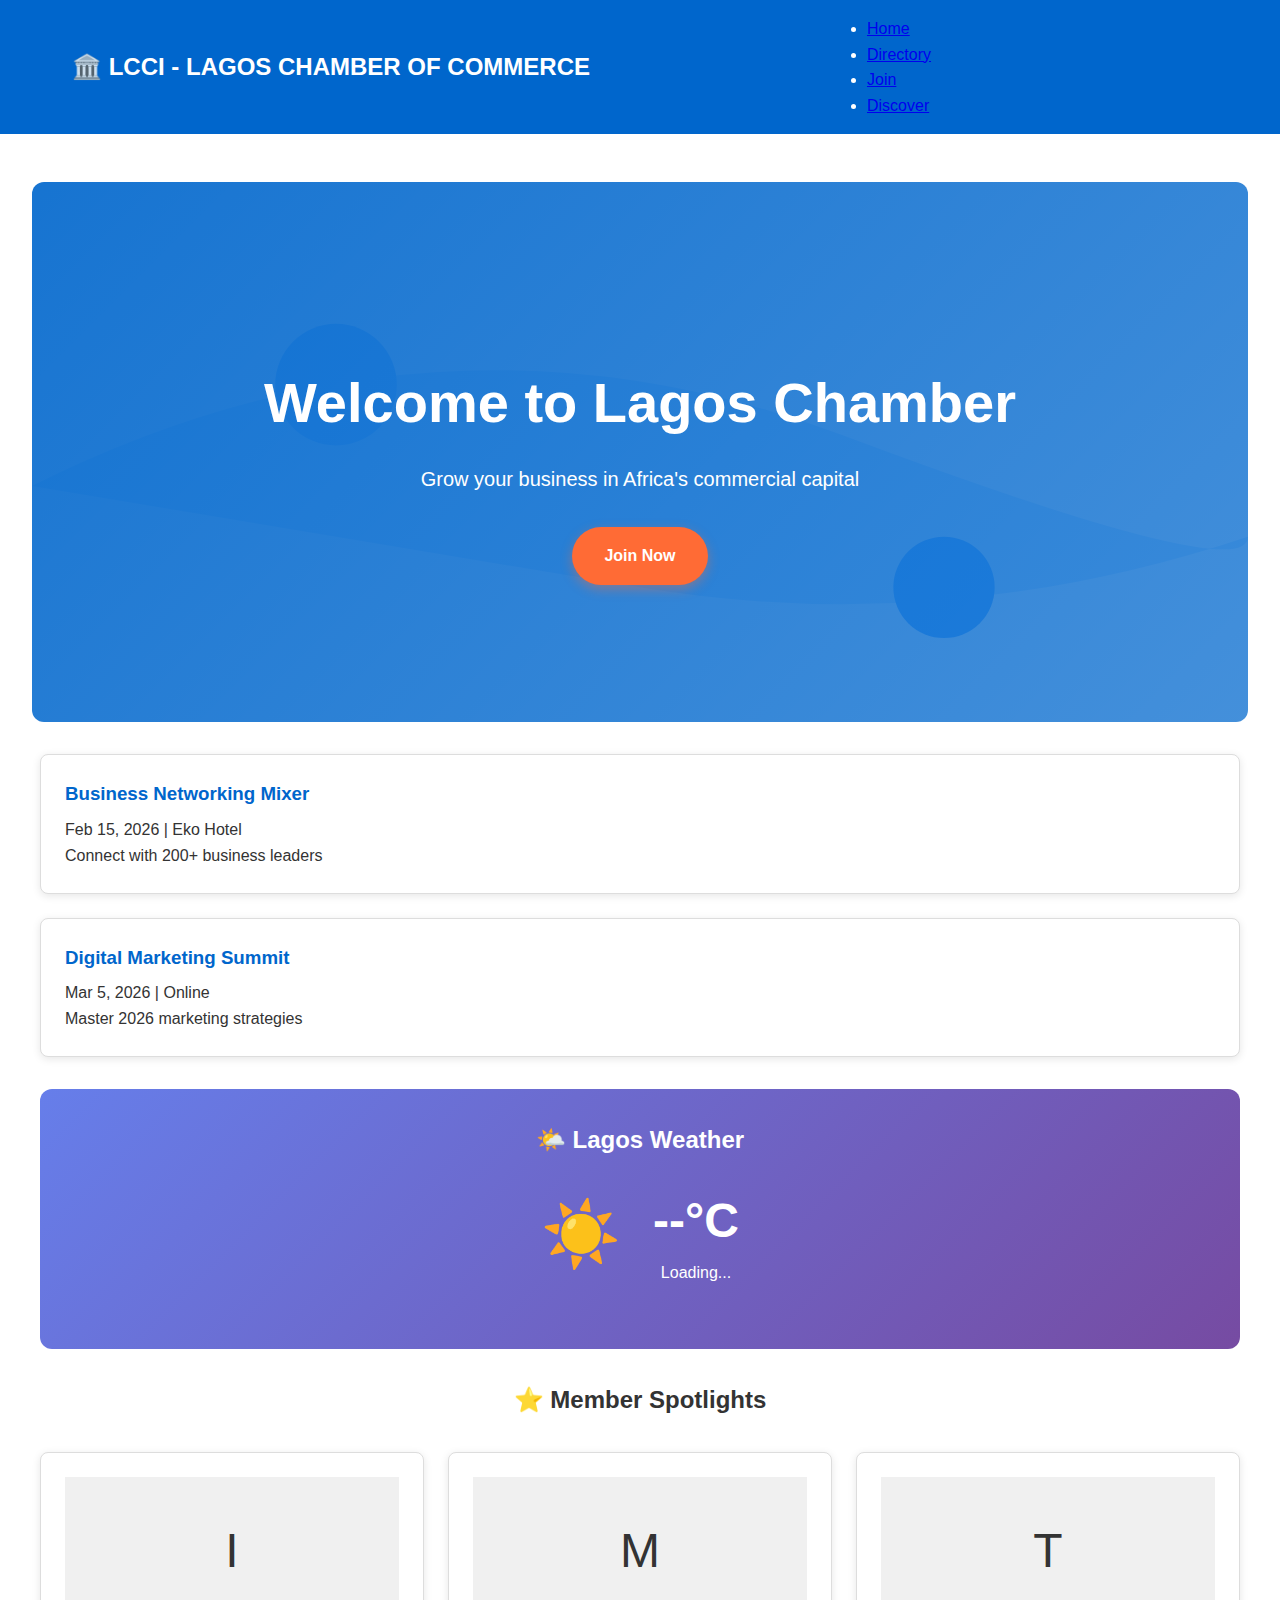
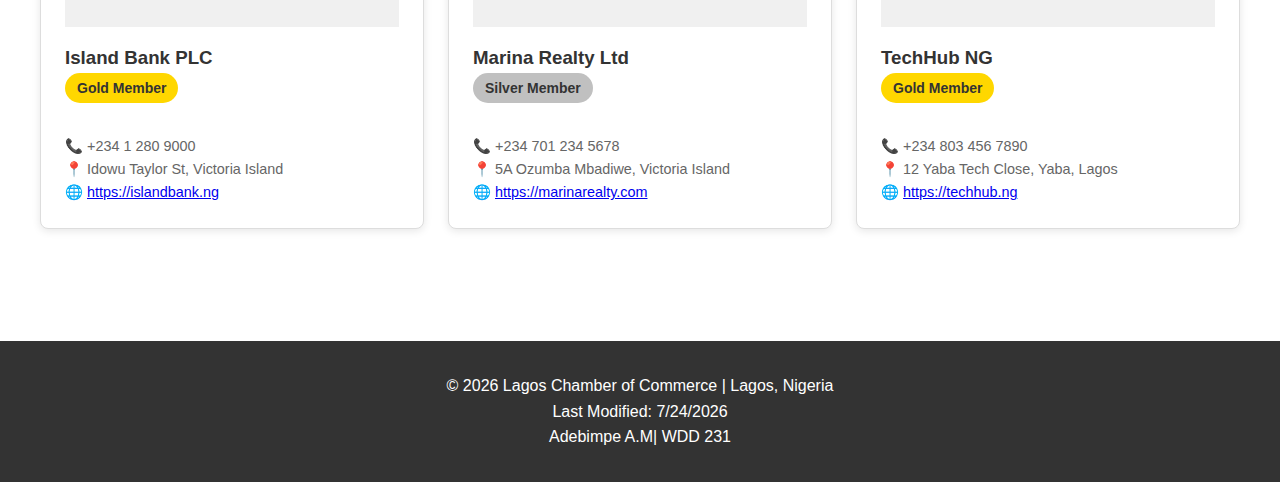
<file: chamber/index.html>
<!DOCTYPE html>
<html lang="en">

<head>
    <meta charset="utf-8">
    <meta name="viewport" content="width=device-width, initial-scale=1.0">
    <title>Home | WDD231 | Adebimpe Aderoju</title>
    <meta name="description"
        content="Home page for Adebimpe's WDD231 course demonstrating HTML, CSS, JS skills. Chemical engineering grad pursuing software dev.">
    <meta name="author" content="Adebimpe A.M">
    <link rel="preconnect" href="https://fonts.googleapis.com">
    <link rel="preconnect" href="https://fonts.gstatic.com" crossorigin>
    <link href="https://fonts.googleapis.com/css2?family=Poppins:wght@300;400;600;700&display=swap" rel="stylesheet">
    <!-- favicon -->
    <link rel="icon" href="images/favicon.ico" type="image/x-icon">
    <!-- facebook og meta -->
    <meta property="og:title" content="LCCI Member Directory">
    <meta property="og:description" content="Discover Lagos business community members">
    <meta property="og:image" content="https://via.placeholder.com/1200x630/0066CC/FFFFFF?text=LCCI+Directory">
    <meta property="og:url" content="https://github.com/Adebimpe-1/wdd231/blob/main/chamber/directory.html">
    <!-- css -->
    <link rel="stylesheet" href="styles/normalize.css">
    <link rel="stylesheet" href="styles/small.css">
    <link rel="stylesheet" href="styles/large.css">
    <!-- Javascript -->
    <script src="scripts/directory.js" defer></script>
</head>

<body>
    <header>
        <div class="header-container">
            <div class="logo">
            <span> 🏛️ LCCI - LAGOS CHAMBER OF COMMERCE</span>
            </div>
            <button class="menu-toggle" aria-label="Toggle menu" aria-expanded="false">
                    <span></span>
                    <span></span>
                    <span></span>
            </button>
            <nav class="nav">
                <ul class="nav-list">
                    <li><a href="index.html" class="active">Home</a></li>
                    <li><a href="directory.html">Directory</a></li>
                    <li><a href="join.html">Join</a></li>
                    <li><a href="discover.html">Discover</a></li>
                </ul>
            </nav>
        </div>
    </header>
        
        <main>
            <section class="hero">
                <div class="hero-content">
                    <h1>Welcome to Lagos Chamber</h1>
                    <p>Grow your business in Africa's commercial capital</p>
                    <a href="join.html" class="cta-button">Join Now</a>
                </div>
            </section>
        
            <div class="container">
                <section class="events-grid">
                    <article class="event-card">
                        <h3>Business Networking Mixer</h3>
                        <p>Feb 15, 2026 | Eko Hotel</p>
                        <p>Connect with 200+ business leaders</p>
                    </article>
                    <article class="event-card">
                        <h3>Digital Marketing Summit</h3>
                        <p>Mar 5, 2026 | Online</p>
                        <p>Master 2026 marketing strategies</p>
                    </article>
                </section>
        
                <section class="weather-section">
                    <h2 style="color: white; margin-bottom: 1.5rem;">🌤️ Lagos Weather</h2>
                    <div class="weather-container">
                        <div class="current-weather">
                            <div class="weather-icon">☀️</div>
                            <div>
                                <div class="weather-temp">--°C</div>
                                <div class="weather-description">Loading...</div>
                            </div>
                        </div>
                        <div class="forecast-grid">
                            <!-- Populate using JS -->
                        </div>
                    </div>
                </section>
        
                <section>
                    <h2 style="text-align: center; margin-bottom: 2rem;">⭐ Member Spotlights</h2>
                    <div class="spotlights-grid" id="spotlights-grid">
                        <!-- Random gold/silver members populated using JS -->
                    </div>
                </section>
            </div>
        </main>
</body>

<footer>
    <div class="container">
        <p>&copy; <span id="year"></span> Lagos Chamber of Commerce | Lagos, Nigeria</p>
        <p id="last-modified">Last Modified: Loading...</p>
        <p>Adebimpe A.M| WDD 231</p>
    </div>
</footer>
</body>

</html>
</file>
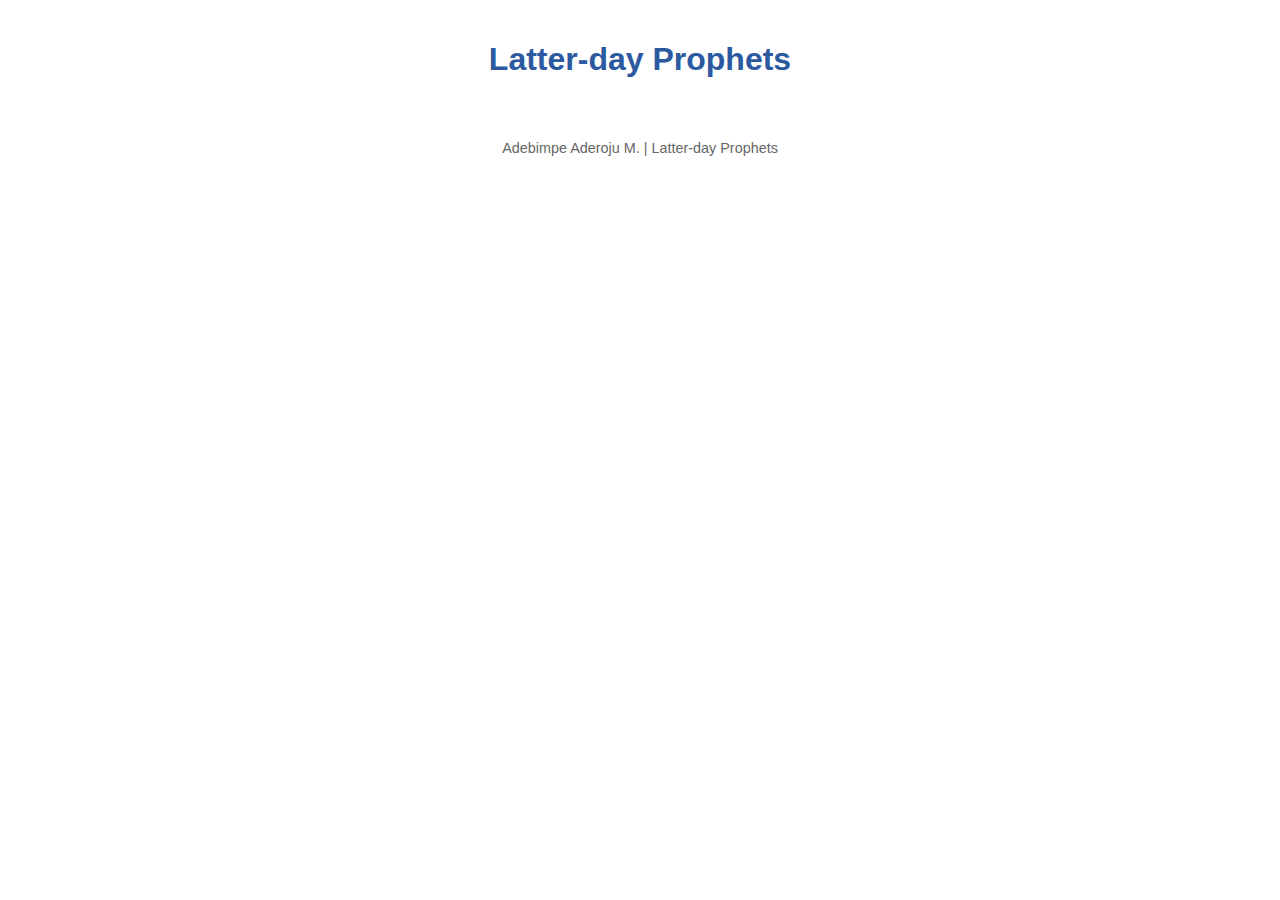
<file: prophets.html>
<!DOCTYPE html>
<html lang="en">

<head>
    <meta charset="utf-8">
    <meta name="viewport" content="width=device-width, initial-scale=1.0">
    <title>Home | WDD231 | Adebimpe Aderoju</title>
    <meta name="description"
        content="Home page for Adebimpe's WDD231 course demonstrating HTML, CSS, JS skills. Chemical engineering grad pursuing software dev.">
    <meta name="author" content="Adebimpe A.M">
    <link rel="preconnect" href="https://fonts.googleapis.com">
    <link rel="preconnect" href="https://fonts.gstatic.com" crossorigin>
    <link href="https://fonts.googleapis.com/css2?family=Poppins:wght@300;400;600;700&display=swap" rel="stylesheet">
    <link rel="stylesheet" href="styles/prophets.css">
    <script src="scripts/prophets.js" defer></script>
    <link rel="icon" href="Ade-logo.ico">
    </head>
    <body>
        <header>
            <h1>Latter-day Prophets</h1>
        </header>
        <main>
            <div id="cards"></div>
        </main>
        <footer>
            Adebimpe Aderoju M. | Latter-day Prophets
        </footer>
    </body>
</file>
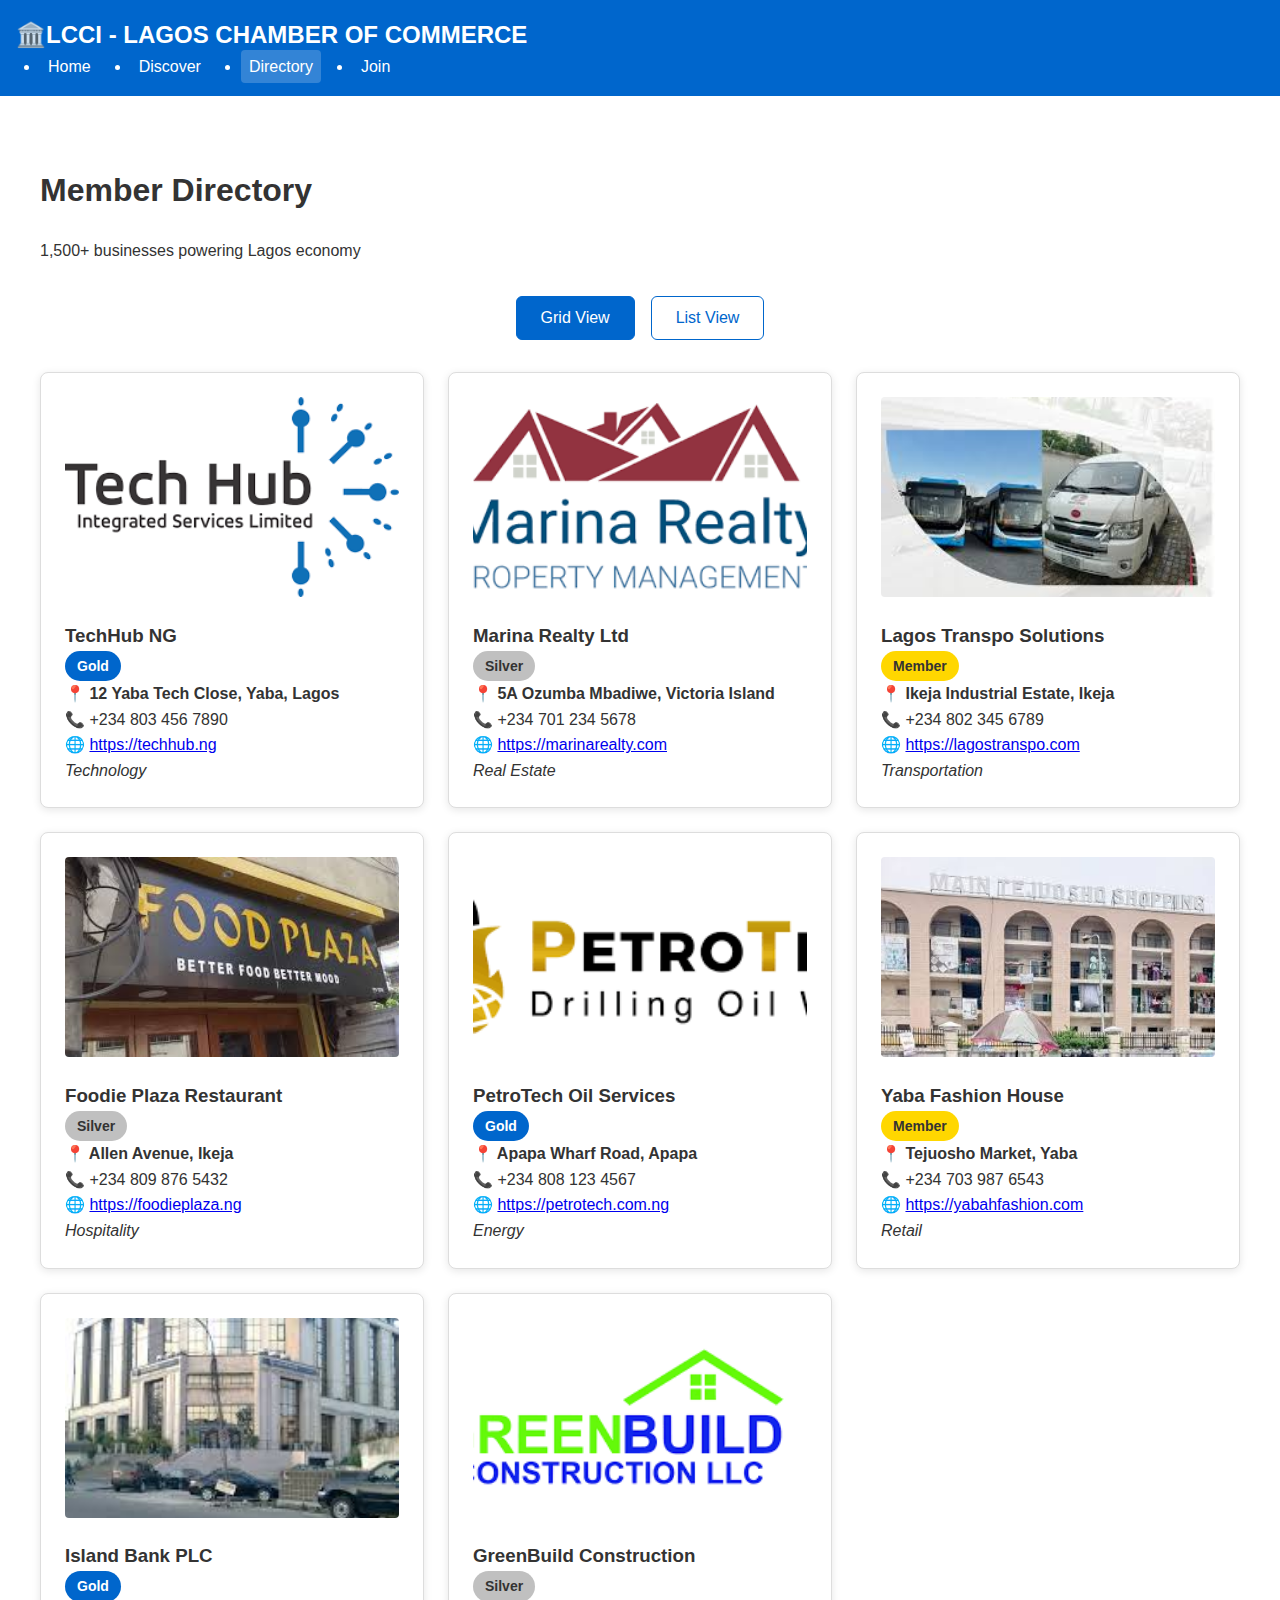
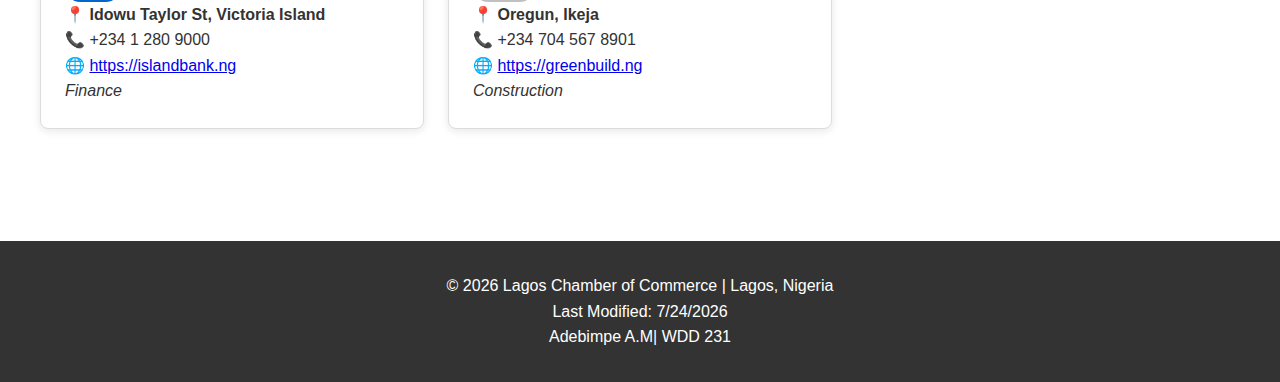
<file: chamber/directory.html>
<!DOCTYPE html>
<html lang="en">

<head>
    <meta charset="utf-8">
    <meta name="viewport" content="width=device-width, initial-scale=1.0">
    <title>Members | WDD231 | Adebimpe Aderoju</title>
    <meta name="description"
        content="Home page for Adebimpe's WDD231 course">
    <meta name="author" content="Adebimpe A.M">
    <link rel="preconnect" href="https://fonts.googleapis.com">
    <link rel="preconnect" href="https://fonts.gstatic.com" crossorigin>
    <link href="https://fonts.googleapis.com/css2?family=Poppins:wght@300;400;600;700&display=swap" rel="stylesheet">
    <!-- favicon -->
    <link rel="icon" href="images/favicon.ico" type="image/x-icon">

    <!-- facebook og meta -->
    <meta property="og:title" content="LCCI Member Directory">
    <meta property="og:description" content="Discover Lagos business community members">
    <meta property="og:image" content="https://via.placeholder.com/1200x630/0066CC/FFFFFF?text=LCCI+Directory">
    <meta property="og:url" content="https://github.com/Adebimpe-1/wdd231/blob/main/chamber/directory.html">
    <!-- css -->
    <link rel="stylesheet" href="styles/normalize.css">
    <link rel="stylesheet" href="styles/small.css">
    <link rel="stylesheet" href="styles/large.css">
    <script src="scripts/directory.js" defer></script>
</head>

<body>
    <header>
        <div class="logo">
            <!-- <img src="images/favicon.ico" alt="A description of the image"> -->
                <p> 🏛️LCCI - LAGOS CHAMBER OF COMMERCE</p>
        </div>
        <nav>
            <button class="menu-toggle" aria-label="Toggle menu">☰</button>
            <ul class="nav-menu">
                <li><a href="index.html">Home</a></li>
                <li><a href="discover.html">Discover</a></li>
                <li><a href="directory.html" class="active">Directory</a></li>
                <li><a href="join.html">Join</a></li>
            </ul>
        </nav>
    </header>

    <main>
        <div class="container">
            <h1>Member Directory</h1>
            <p>1,500+ businesses powering Lagos economy</p>

            <div class="view-toggle">
                <button id="grid-view" class="active">Grid View</button>
                <button id="list-view">List View</button>
            </div>

            <!-- members -->
            <div id="members-container" class="members-grid"></div>
        </div>
    </main>

    <footer>
        <div class="container">
            <p>&copy; <span id="year"></span> Lagos Chamber of Commerce | Lagos, Nigeria</p>
            <p id="last-modified"> Loading...</p>
            <p>Adebimpe A.M| WDD 231</p>
        </div>
    </footer>
</body>

</html>
</file>
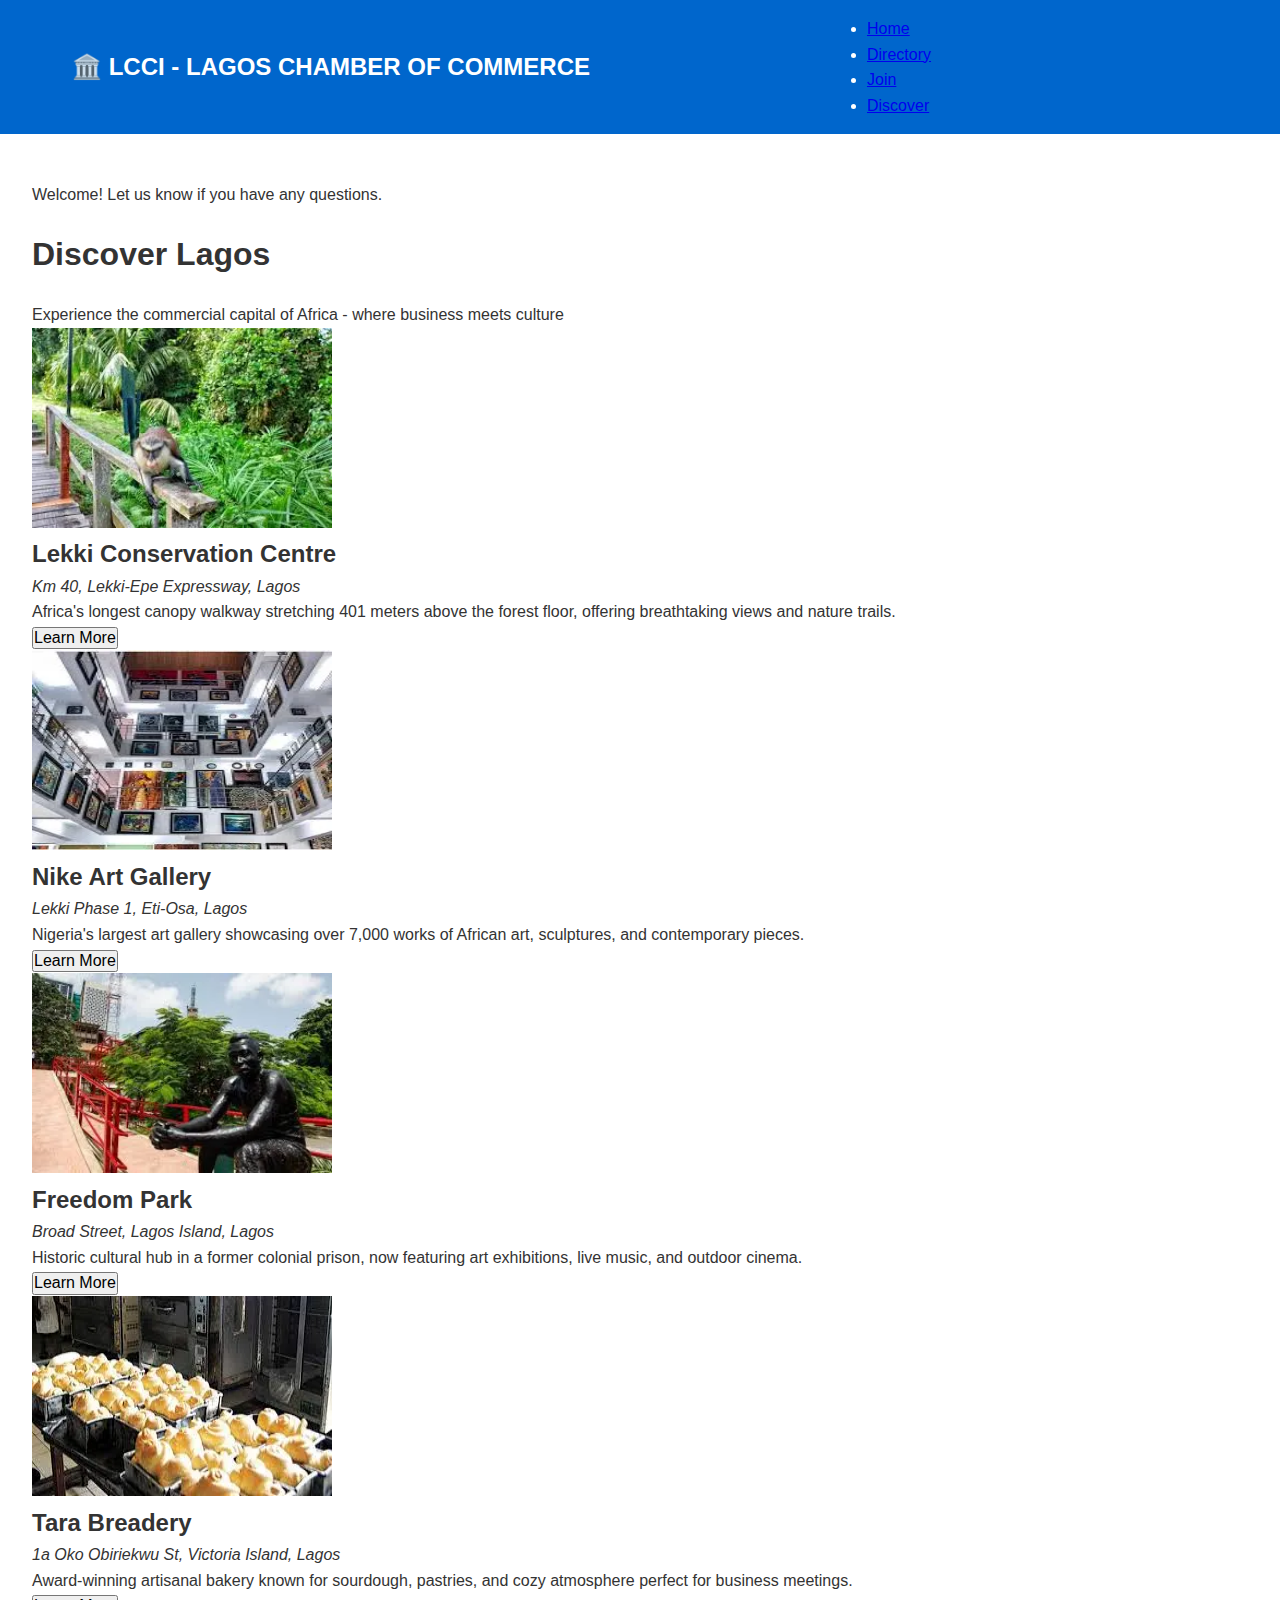
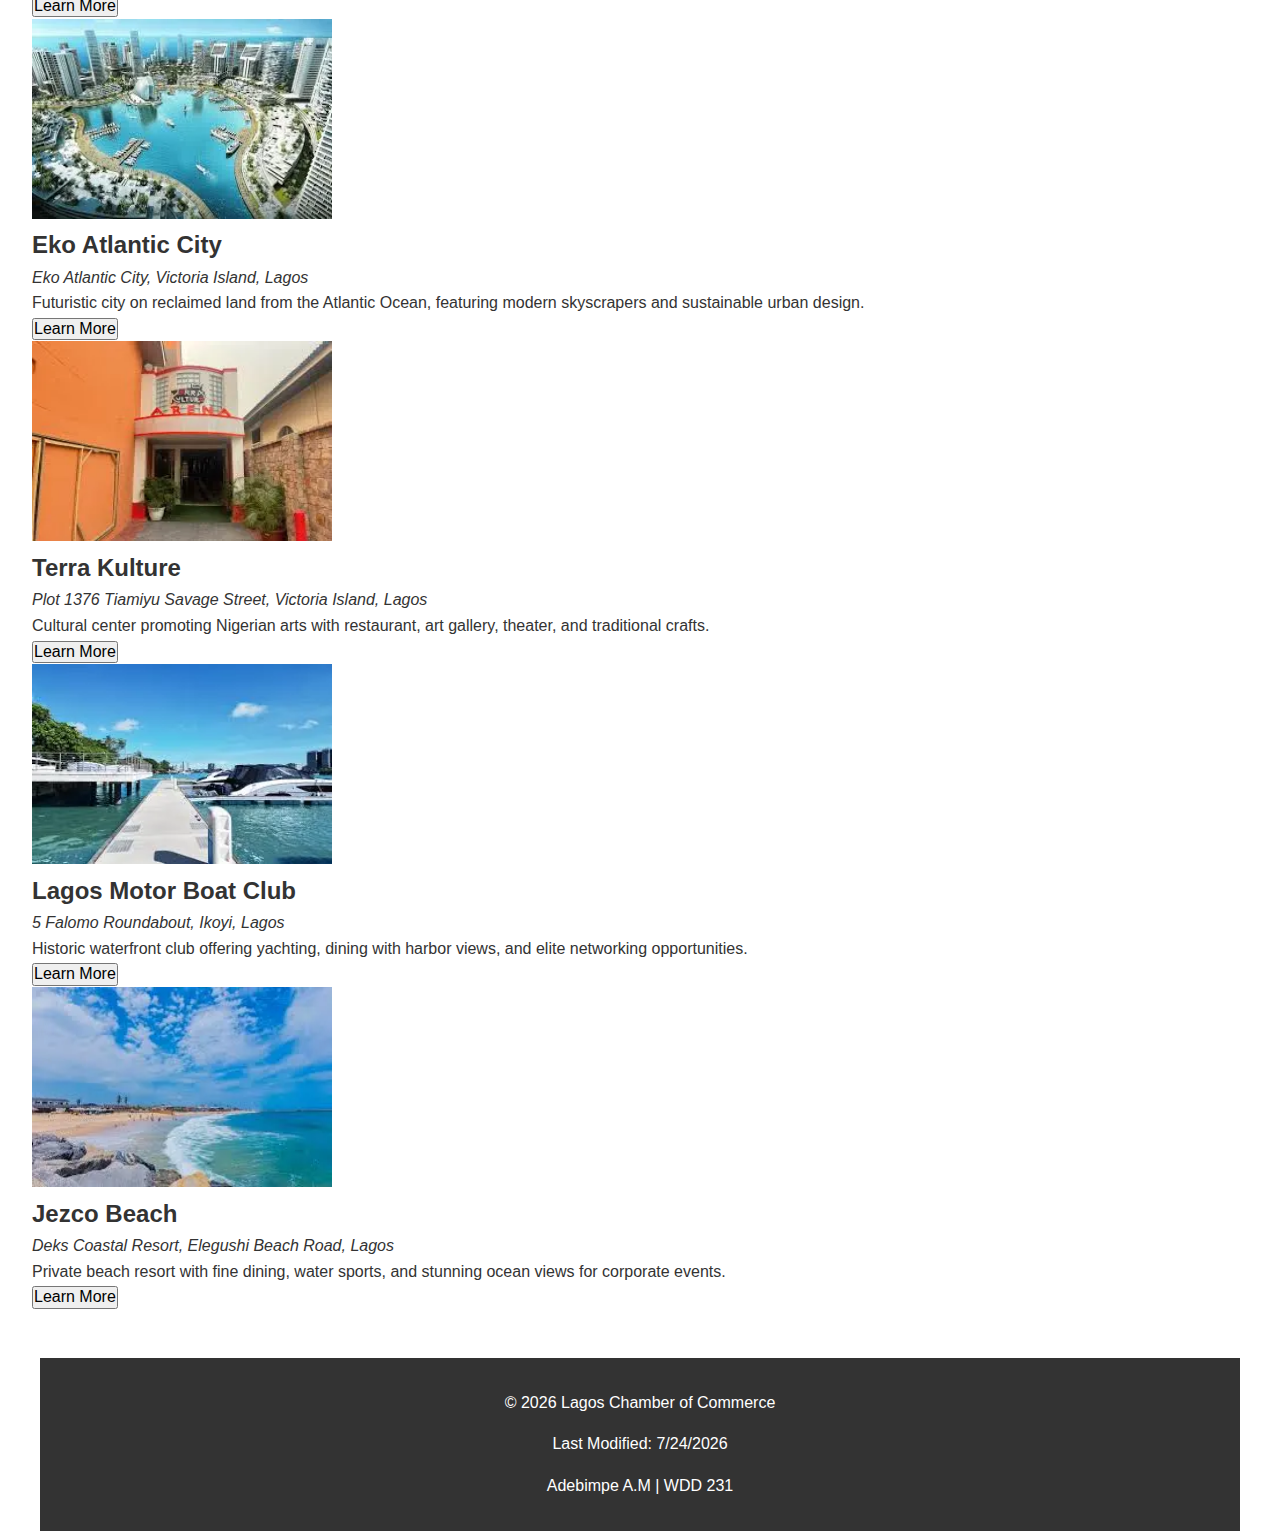
<file: chamber/discover.html>
<!DOCTYPE html>
<html lang="en">

<head>
    <meta charset="utf-8">
    <meta name="viewport" content="width=device-width, initial-scale=1.0">
    <title>Discover | WDD231 | Adebimpe Aderoju</title>
    <meta name="description" content="Discover Lagos attractions and business opportunities - LCCI Member Directory">
    <meta name="author" content="Adebimpe A.M">
    <link rel="preconnect" href="https://fonts.googleapis.com">
    <link rel="preconnect" href="https://fonts.gstatic.com" crossorigin>
    <link href="https://fonts.googleapis.com/css2?family=Poppins:wght@300;400;600;700&display=swap" rel="stylesheet">
    <link rel="icon" href="images/favicon.ico" type="image/x-icon">

    <!-- CSS -->
    <link rel="stylesheet" href="styles/normalize.css">
    <link rel="stylesheet" href="styles/small.css">
    <link rel="stylesheet" href="styles/large.css">

    <!-- JS -->
    <script src="scripts/discover.js" type="module" defer></script>
</head>

<body>
    <header>
        <div class="header-container">
            <div class="logo">
                <span> 🏛️ LCCI - LAGOS CHAMBER OF COMMERCE</span>
            </div>
            <button class="menu-toggle" aria-label="Toggle menu" aria-expanded="false">
                <span></span>
                <span></span>
                <span></span>
            </button>
            <nav class="nav">
                <ul class="nav-list">
                    <li><a href="index.html">Home</a></li>
                    <li><a href="directory.html">Directory</a></li>
                    <li><a href="join.html">Join</a></li>
                    <li><a href="discover.html" class="active">Discover</a></li>
                </ul>
            </nav>
        </div>
    </header>

    <main>
        <div class="discover-container">
            <!-- Visit Message -->
            <div id="visit-message" class="visit-message" role="status" aria-live="polite">
                Loading visit information...
            </div>

            <h1>Discover Lagos</h1>
            <p class="discover-intro">
                Experience the commercial capital of Africa - where business meets culture
            </p>

            <!-- Discover Grid -->
            <div class="discover-grid" id="discover-grid">
                <!-- Cards populated by JavaScript -->
            </div>
        </div>
    </main>

    <footer class="footer-container">
        <p>&copy; <span id="year"></span> Lagos Chamber of Commerce</p>
        <p id="last-modified"></p>
        <p>Adebimpe A.M | WDD 231</p>
    </footer>
</body>

</html>
</file>
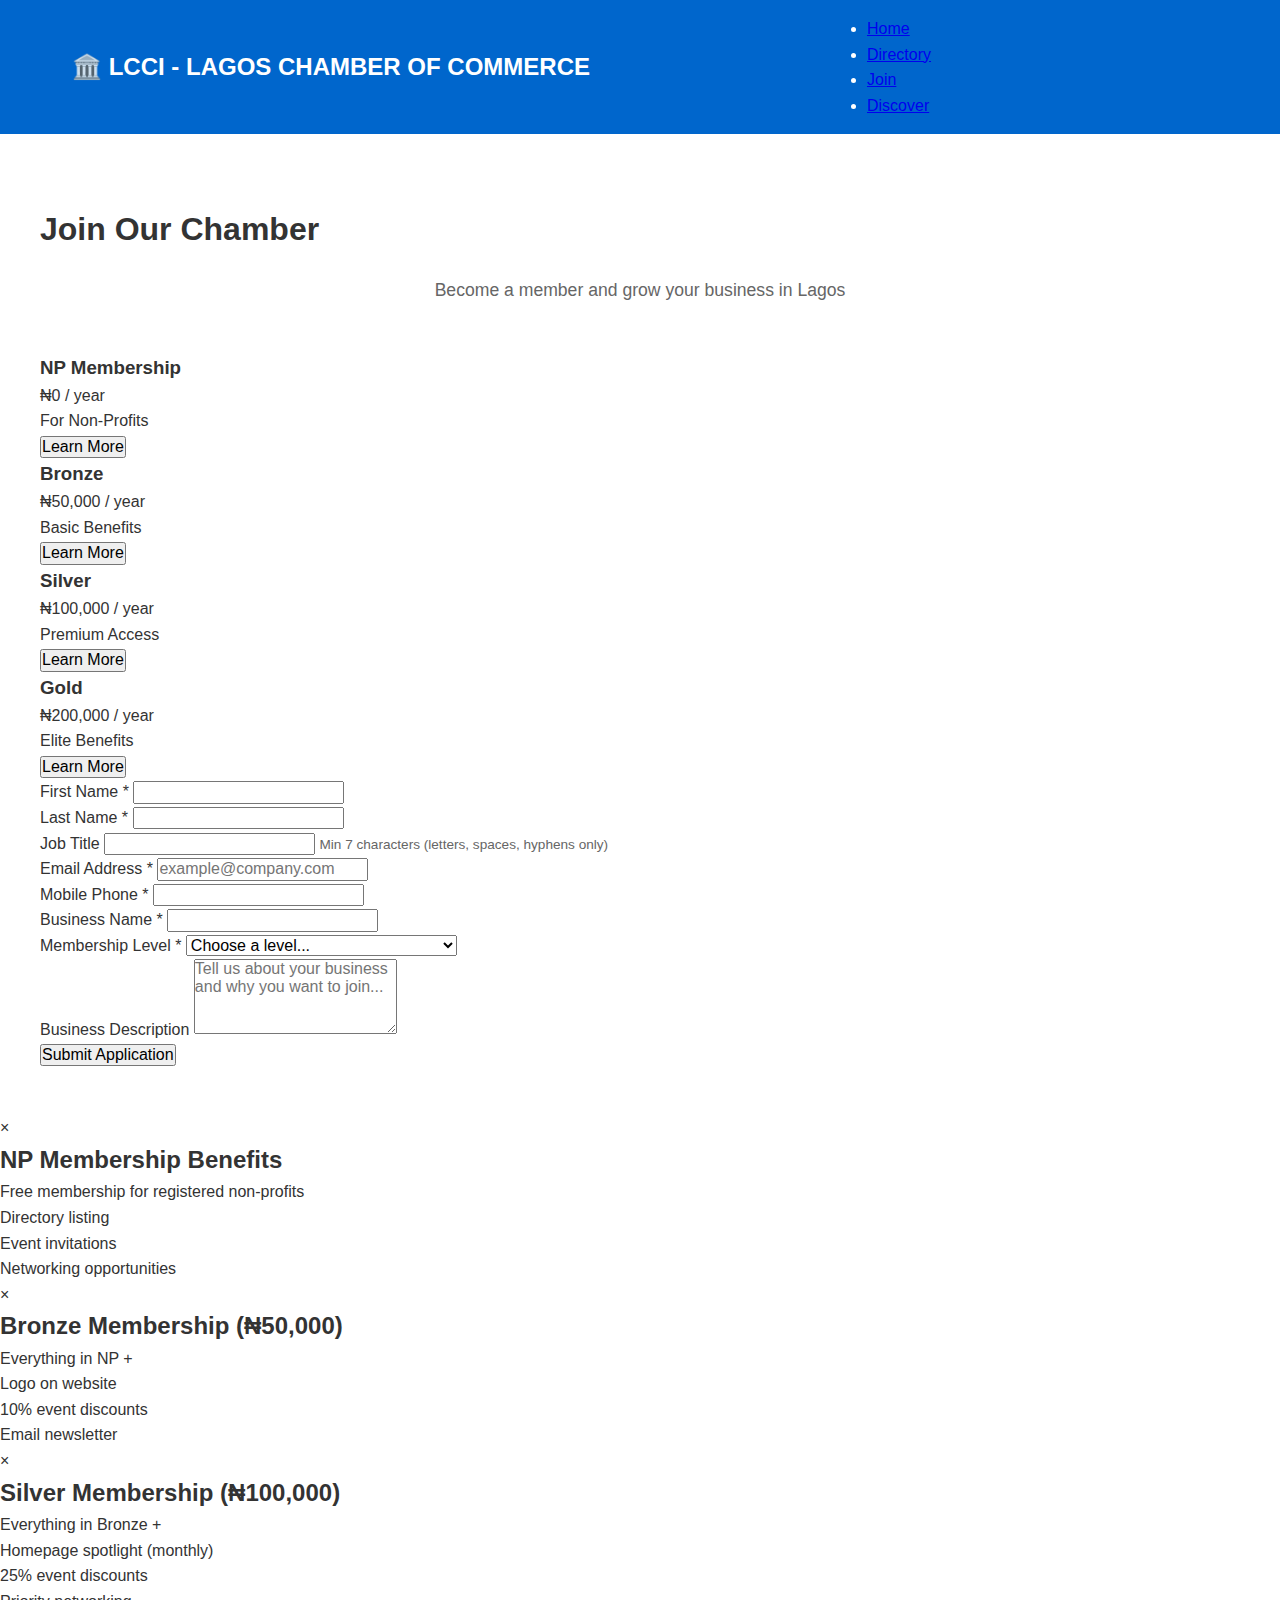
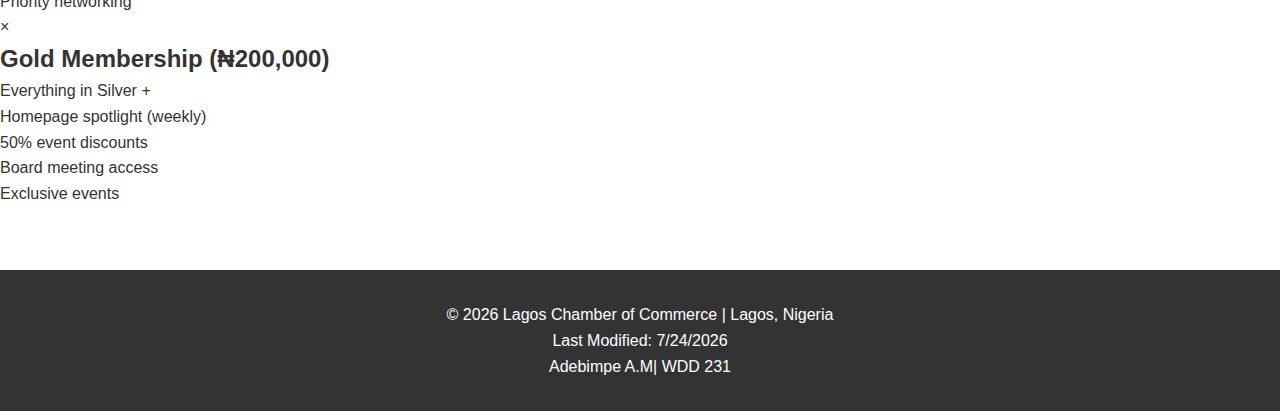
<file: chamber/join.html>
<!DOCTYPE html>
<html lang="en">

<head>
    <meta charset="utf-8">
    <meta name="viewport" content="width=device-width, initial-scale=1.0">
    <title>Home | WDD231 | Adebimpe Aderoju</title>
    <meta name="description"
        content="Home page for Adebimpe's WDD231 course demonstrating HTML, CSS, JS skills. Chemical engineering grad pursuing software dev.">
    <meta name="author" content="Adebimpe A.M">
    <link rel="preconnect" href="https://fonts.googleapis.com">
    <link rel="preconnect" href="https://fonts.gstatic.com" crossorigin>
    <link href="https://fonts.googleapis.com/css2?family=Poppins:wght@300;400;600;700&display=swap" rel="stylesheet">
    <!-- favicon -->
    <link rel="icon" href="images/favicon.ico" type="image/x-icon">
    <!-- facebook og meta -->
    <meta property="og:title" content="LCCI Member Directory">
    <meta property="og:description" content="Discover Lagos business community members">
    <meta property="og:image" content="https://via.placeholder.com/1200x630/0066CC/FFFFFF?text=LCCI+Directory">
    <meta property="og:url" content="https://github.com/Adebimpe-1/wdd231/blob/main/chamber/directory.html">
    <!-- css -->
    <link rel="stylesheet" href="styles/normalize.css">
    <link rel="stylesheet" href="styles/small.css">
    <link rel="stylesheet" href="styles/large.css">
    <!-- Javascript -->
    <script src="scripts/directory.js" defer></script>
</head>

<body>
    <header>
        <div class="header-container">
            <div class="logo">
                <span> 🏛️ LCCI - LAGOS CHAMBER OF COMMERCE</span>
            </div>
            <button class="menu-toggle" aria-label="Toggle menu" aria-expanded="false">
                <span></span>
                <span></span>
                <span></span>
            </button>
            <nav class="nav">
                <ul class="nav-list">
                    <li><a href="index.html" class="active">Home</a></li>
                    <li><a href="directory.html">Directory</a></li>
                    <li><a href="join.html">Join</a></li>
                    <li><a href="discover.html">Discover</a></li>
                </ul>
            </nav>
        </div>
    </header>
<main>
    <div class="container">
        <h1>Join Our Chamber</h1>
        <p style="text-align: center; color: #666; margin-bottom: 3rem; font-size: 1.1rem;">
            Become a member and grow your business in Lagos
        </p>

        <div class="join-layout">
            <!-- Membership Cards (Left on desktop, Below on mobile) -->
            <div class="membership-cards" id="membership-cards">
                <div class="membership-card np-card animate-card" data-modal="np-modal">
                    <h3>NP Membership</h3>
                    <p class="price">₦0 / year</p>
                    <p>For Non-Profits</p>
                    <button class="info-btn">Learn More</button>
                </div>
                <div class="membership-card bronze-card animate-card" data-modal="bronze-modal">
                    <h3>Bronze</h3>
                    <p class="price">₦50,000 / year</p>
                    <p>Basic Benefits</p>
                    <button class="info-btn">Learn More</button>
                </div>
                <div class="membership-card silver-card animate-card" data-modal="silver-modal">
                    <h3>Silver</h3>
                    <p class="price">₦100,000 / year</p>
                    <p>Premium Access</p>
                    <button class="info-btn">Learn More</button>
                </div>
                <div class="membership-card gold-card animate-card" data-modal="gold-modal">
                    <h3>Gold</h3>
                    <p class="price">₦200,000 / year</p>
                    <p>Elite Benefits</p>
                    <button class="info-btn">Learn More</button>
                </div>
            </div>

            <!-- Application Form (Right on desktop, Above on mobile) -->
            <form class="membership-form" method="GET" action="thankyou.html">
                <!-- First Name -->
                <div class="form-group">
                    <label for="first-name">First Name <span class="required">*</span></label>
                    <input type="text" id="first-name" name="firstName" title="Enter your first name"
                        autocomplete="given-name" required>
                </div>

                <!-- Last Name -->
                <div class="form-group">
                    <label for="last-name">Last Name <span class="required">*</span></label>
                    <input type="text" id="last-name" name="lastName" title="Enter your last name"
                        autocomplete="family-name" required>
                </div>

                <!-- Title -->
                <div class="form-group">
                    <label for="title">Job Title</label>
                    <input type="text" id="title" name="title" title="Enter your job title (min 7 characters)"
                        autocomplete="organization-title" pattern="[A-Za-z\s-]{7,}" maxlength="50">
                    <small style="color: #666; font-size: 0.85rem;">Min 7 characters (letters, spaces, hyphens
                        only)</small>
                </div>

                <!-- Email -->
                <div class="form-group">
                    <label for="email">Email Address <span class="required">*</span></label>
                    <input type="email" id="email" name="email" title="Enter your email address" autocomplete="email"
                        placeholder="example@company.com" required>
                </div>

                <!-- Phone -->
                <div class="form-group">
                    <label for="phone">Mobile Phone <span class="required">*</span></label>
                    <input type="tel" id="phone" name="phone" title="Enter your mobile phone number" autocomplete="tel"
                        required>
                </div>

                <!-- Business Name -->
                <div class="form-group">
                    <label for="business-name">Business Name <span class="required">*</span></label>
                    <input type="text" id="business-name" name="businessName"
                        title="Enter your business/organization name" autocomplete="organization" required>
                </div>

                <!-- Membership Level -->
                <div class="form-group">
                    <label for="membership-level">Membership Level <span class="required">*</span></label>
                    <select id="membership-level" name="membershipLevel" title="Select membership level" required>
                        <option value="">Choose a level...</option>
                        <option value="np">NP Membership (Non-Profit - Free)</option>
                        <option value="bronze">Bronze Membership (₦50,000)</option>
                        <option value="silver">Silver Membership (₦100,000)</option>
                        <option value="gold">Gold Membership (₦200,000)</option>
                    </select>
                </div>

                <!-- Business Description -->
                <div class="form-group">
                    <label for="description">Business Description</label>
                    <textarea id="description" name="description" title="Describe your business" rows="4"
                        maxlength="500"
                        placeholder="Tell us about your business and why you want to join..."></textarea>
                </div>

                <!-- Hidden Timestamp -->
                <input type="hidden" id="timestamp" name="timestamp">

                <button type="submit" class="submit-btn">Submit Application</button>
            </form>
        </div>
    </div>
</main>

<!-- Membership Modals -->
<div id="np-modal" class="modal">
    <div class="modal-content">
        <span class="close">&times;</span>
        <h2>NP Membership Benefits</h2>
        <ul>
            <li>Free membership for registered non-profits</li>
            <li>Directory listing</li>
            <li>Event invitations</li>
            <li>Networking opportunities</li>
        </ul>
    </div>
</div>

<div id="bronze-modal" class="modal">
    <div class="modal-content">
        <span class="close">&times;</span>
        <h2>Bronze Membership (₦50,000)</h2>
        <ul>
            <li>Everything in NP +</li>
            <li>Logo on website</li>
            <li>10% event discounts</li>
            <li>Email newsletter</li>
        </ul>
    </div>
</div>

<div id="silver-modal" class="modal">
    <div class="modal-content">
        <span class="close">&times;</span>
        <h2>Silver Membership (₦100,000)</h2>
        <ul>
            <li>Everything in Bronze +</li>
            <li>Homepage spotlight (monthly)</li>
            <li>25% event discounts</li>
            <li>Priority networking</li>
        </ul>
    </div>
</div>

<div id="gold-modal" class="modal">
    <div class="modal-content">
        <span class="close">&times;</span>
        <h2>Gold Membership (₦200,000)</h2>
        <ul>
            <li>Everything in Silver +</li>
            <li>Homepage spotlight (weekly)</li>
            <li>50% event discounts</li>
            <li>Board meeting access</li>
            <li>Exclusive events</li>
        </ul>
    </div>
</div>

<footer>
    <div class="container">
        <p>&copy; <span id="year"></span> Lagos Chamber of Commerce | Lagos, Nigeria</p>
        <p id="last-modified">Last Modified: Loading...</p>
        <p>Adebimpe A.M| WDD 231</p>
    </div>
</footer>
</body>

</html>
</file>
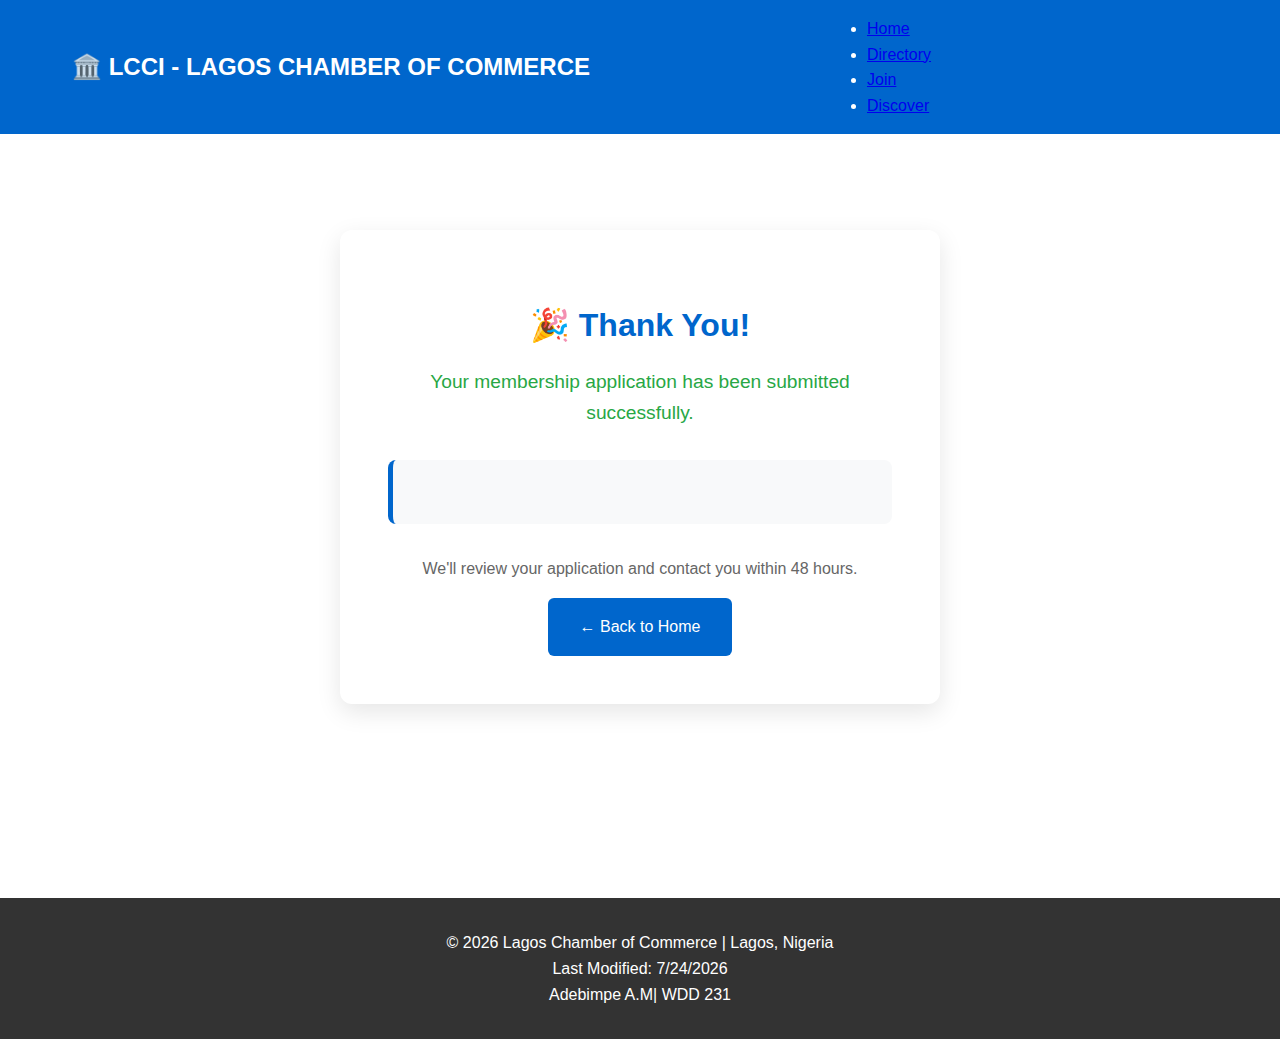
<file: chamber/thankyou.html>
<!DOCTYPE html>
<html lang="en">

<head>
    <meta charset="utf-8">
    <meta name="viewport" content="width=device-width, initial-scale=1.0">
    <title>Home | WDD231 | Adebimpe Aderoju</title>
    <meta name="description"
        content="Home page for Adebimpe's WDD231 course demonstrating HTML, CSS, JS skills. Chemical engineering grad pursuing software dev.">
    <meta name="author" content="Adebimpe A.M">
    <link rel="preconnect" href="https://fonts.googleapis.com">
    <link rel="preconnect" href="https://fonts.gstatic.com" crossorigin>
    <link href="https://fonts.googleapis.com/css2?family=Poppins:wght@300;400;600;700&display=swap" rel="stylesheet">
    <!-- favicon -->
    <link rel="icon" href="images/favicon.ico" type="image/x-icon">
    <!-- facebook og meta -->
    <meta property="og:title" content="LCCI Member Directory">
    <meta property="og:description" content="Discover Lagos business community members">
    <meta property="og:image" content="https://via.placeholder.com/1200x630/0066CC/FFFFFF?text=LCCI+Directory">
    <meta property="og:url" content="https://github.com/Adebimpe-1/wdd231/blob/main/chamber/directory.html">
    <!-- css -->
    <link rel="stylesheet" href="styles/normalize.css">
    <link rel="stylesheet" href="styles/small.css">
    <link rel="stylesheet" href="styles/large.css">
    <!-- Javascript -->
    <script src="scripts/directory.js" defer></script>
</head>

<body>
    <header>
        <div class="header-container">
            <div class="logo">
                <span> 🏛️ LCCI - LAGOS CHAMBER OF COMMERCE</span>
            </div>
            <button class="menu-toggle" aria-label="Toggle menu" aria-expanded="false">
                <span></span>
                <span></span>
                <span></span>
            </button>
            <nav class="nav">
                <ul class="nav-list">
                    <li><a href="index.html" class="active">Home</a></li>
                    <li><a href="directory.html">Directory</a></li>
                    <li><a href="join.html">Join</a></li>
                    <li><a href="discover.html">Discover</a></li>
                </ul>
            </nav>
        </div>
    </header>

    <main>
        <div class="container" style="text-align: center; max-width: 600px; margin: 3rem auto;">
            <div style="background: white; padding: 3rem; border-radius: 12px; box-shadow: 0 8px 24px rgba(0,0,0,0.1);">
                <h1 style="color: #0066cc; margin-bottom: 1rem;">🎉 Thank You!</h1>
                <p style="font-size: 1.2rem; color: #28a745; margin-bottom: 2rem;">
                    Your membership application has been submitted successfully.
                </p>
    
                <div id="form-data"
                    style="background: #f8f9fa; padding: 2rem; border-radius: 8px; border-left: 5px solid #0066cc;">
                    <!-- Form data populated by JS -->
                </div>
    
                <p style="margin-top: 2rem; color: #666;">
                    We'll review your application and contact you within 48 hours.
                </p>
                <a href="index.html"
                    style="display: inline-block; background: #0066cc; color: white; padding: 1rem 2rem; text-decoration: none; border-radius: 6px; margin-top: 1rem;">←
                    Back to Home</a>
            </div>
        </div>
    </main>

    <footer>
        <div class="container">
            <p>&copy; <span id="year"></span> Lagos Chamber of Commerce | Lagos, Nigeria</p>
            <p id="last-modified">Last Modified: Loading...</p>
            <p>Adebimpe A.M| WDD 231</p>
        </div>
    </footer>
    </body>
    
    </html>
</file>
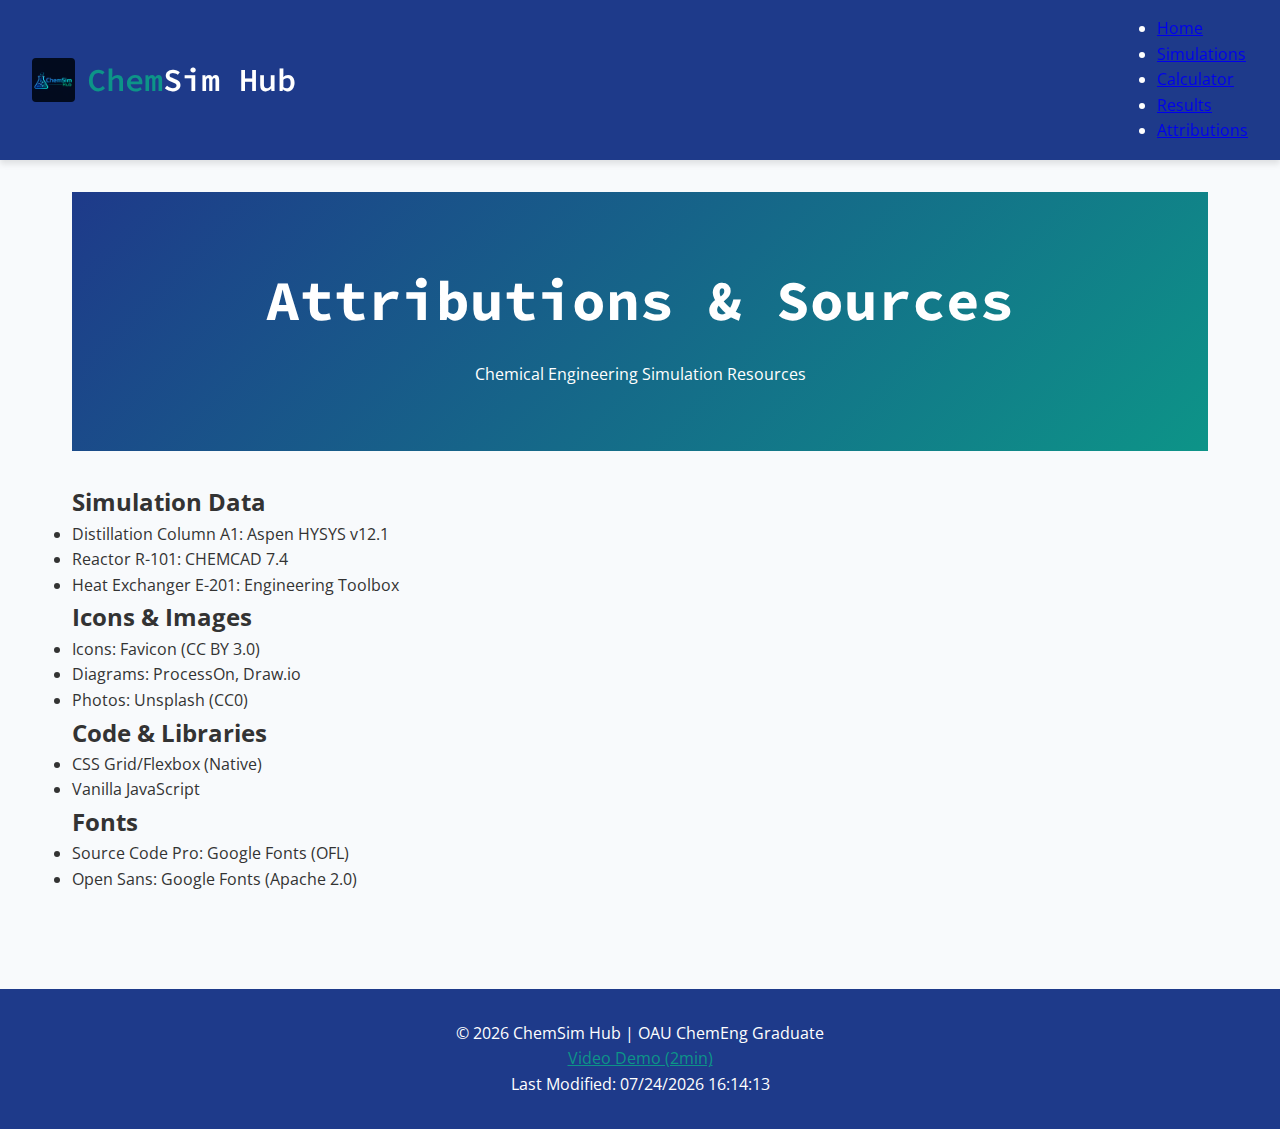
<file: finalproject/attributions.html>
<!DOCTYPE html>
<html lang="en">

<head>
    <meta charset="utf-8">
    <meta name="viewport" content="width=device-width, initial-scale=1.0">
    <meta name="description"
        content="Chemical Engineering Simulations Hub - Interactive learning platform for unit operations and process simulations.">
    <meta name="author" content="Adebimpe A.M.">
    <title>Chemical Engineering Simulations Hub</title>
    <link rel="icon" href="images/favicon.ico" type="image/x-icon">
    <link rel="stylesheet" href="styles/base.css">
    <link rel="stylesheet" href="styles/main.css">
</head>

<body>
    <header>
        <div class="logo">
            <img src="images/logo.png" alt="ChemSim Hub Logo" class="logo-img">
            <h1><span>Chem</span>Sim Hub</h1>
        </div>
        <nav class="primary-nav">
            <ul>
                <li><a href="index.html"> Home</a></li>
                <li><a href="simulations.html"> Simulations</a></li>
                <li><a href="index.html#calculator"> Calculator</a></li>
                <li><a href="form-results.html"> Results</a></li>
                <li><a href="attributions.html"> Attributions</a></li>
            </ul>
        </nav>
    </header>


    <main class="attributions-page">
        <section class="hero attributions-hero">
            <h1>Attributions & Sources</h1>
            <p>Chemical Engineering Simulation Resources</p>
        </section>

        <section class="attributions-grid">
            <article class="attribution-card">
                <h2>Simulation Data</h2>
                <ul>
                    <li>Distillation Column A1: Aspen HYSYS v12.1</li>
                    <li>Reactor R-101: CHEMCAD 7.4</li>
                    <li>Heat Exchanger E-201: Engineering Toolbox</li>
                </ul>
            </article>

            <article class="attribution-card">
                <h2>Icons & Images</h2>
                <ul>
                    <li>Icons: Favicon (CC BY 3.0)</li>
                    <li>Diagrams: ProcessOn, Draw.io</li>
                    <li>Photos: Unsplash (CC0)</li>
                </ul>
            </article>

            <article class="attribution-card">
                <h2>Code & Libraries</h2>
                <ul>
                    <li>CSS Grid/Flexbox (Native)</li>
                    <li>Vanilla JavaScript </li>
                </ul>
            </article>

            <article class="attribution-card">
                <h2>Fonts</h2>
                <ul>
                    <li>Source Code Pro: Google Fonts (OFL)</li>
                    <li>Open Sans: Google Fonts (Apache 2.0)</li>
                </ul>
            </article>
        </section>
    </main>

    <footer>
        <p>&copy; <span id="currentyear"></span> ChemSim Hub | OAU ChemEng Graduate</p>
        <a href="https://youtu.be/98Up7ElLII0" target="_final-assignnment-video">Video Demo (2min)</a>
        <p>Last Modified: <span id="lastmod"></span></p>
    </footer>

    <script src="scripts/base.js"></script>
    <script src="scripts/storage.js"></script>
</body>

</html>
</file>
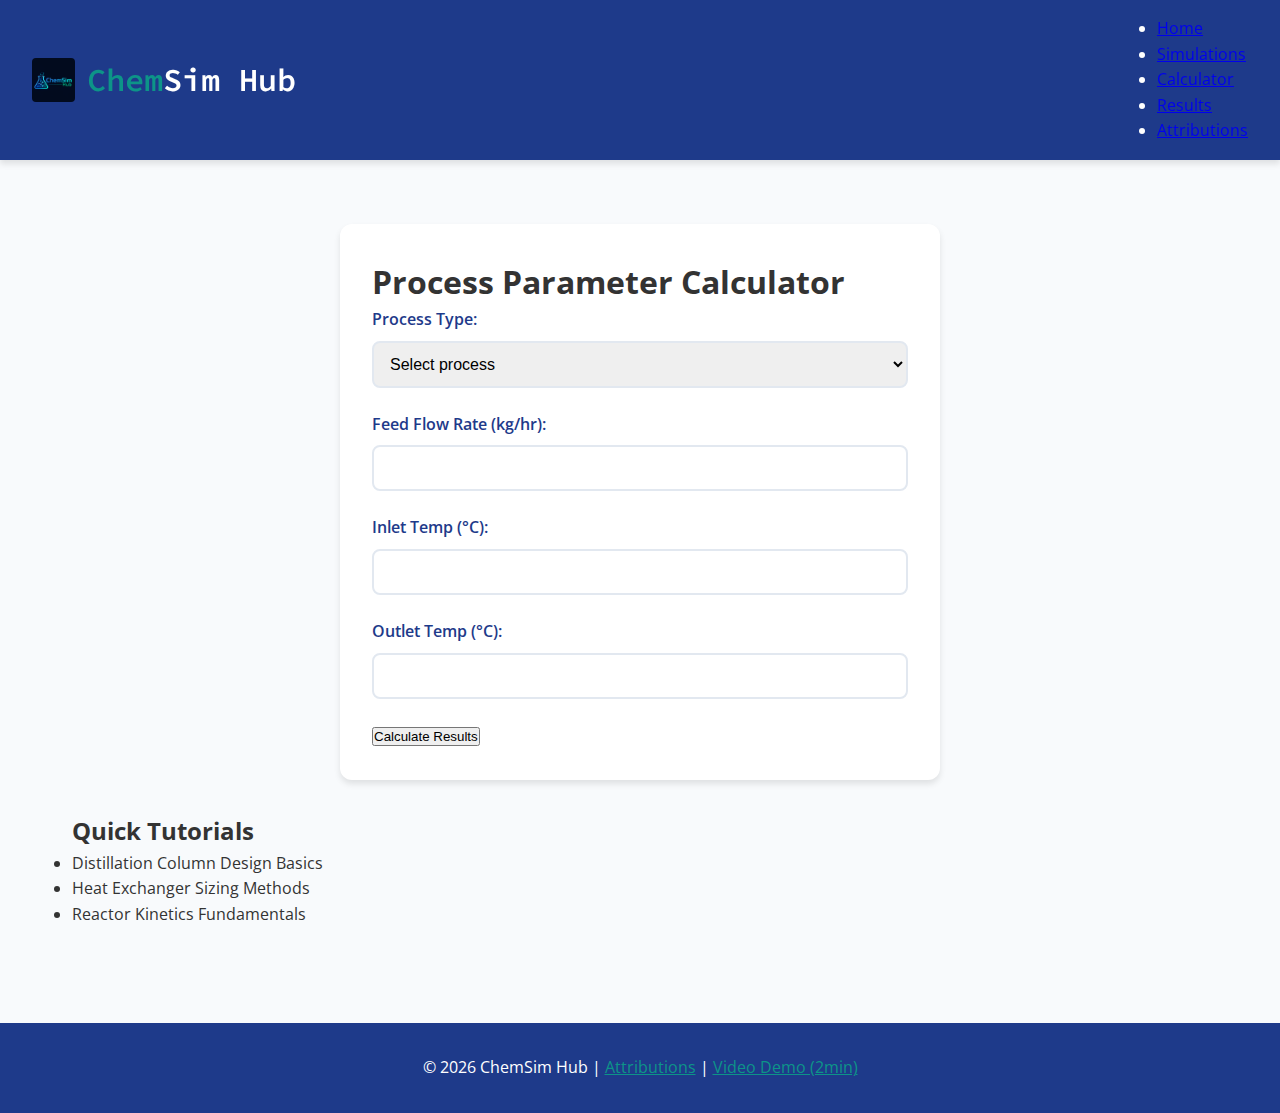
<file: finalproject/resources.html>
<!DOCTYPE html>
<html lang="en">

<head>
    <meta charset="utf-8">
    <meta name="viewport" content="width=device-width, initial-scale=1.0">
    <meta name="description" content="Chemical engineering resources, tutorials, and custom simulation calculator.">
    <meta name="author" content="Your Name">
    <title>Resources - Chemical Engineering Simulations Hub</title>
    <link rel="icon" href="images/favicon.ico" type="image/x-icon">
    <link rel="stylesheet" href="styles/base.css">
    <link rel="stylesheet" href="styles/main.css">
    <script src="scripts/base.js"></script>
</head>

<body>
    <header>
        <div class="logo">
            <img src="images/logo.png" alt="ChemSim Hub Logo" class="logo-img">
            <h1><span>Chem</span>Sim Hub</h1>
        </div>
        <nav class="primary-nav">
            <ul>
                <li><a href="index.html"> Home</a></li>
                <li><a href="simulations.html"> Simulations</a></li>
                <li><a href="index.html#calculator"> Calculator</a></li>
                <li><a href="form-results.html"> Results</a></li>
                <li><a href="attributions.html"> Attributions</a></li>
            </ul>
        </nav>
    </header>

    <main>
        <section class="calculator">
            <h1>Process Parameter Calculator</h1>
            <form id="calcForm">
                <div class="form-group">
                    <label for="processType">Process Type:</label>
                    <select id="processType" required>
                        <option value="">Select process</option>
                        <option value="distillation">Distillation Column</option>
                        <option value="heat-exchanger">Heat Exchanger</option>
                        <option value="reactor">Continuous Reactor</option>
                    </select>
                </div>
                <div class="form-group">
                    <label for="flowRate">Feed Flow Rate (kg/hr):</label>
                    <input type="number" id="flowRate" min="100" max="10000" required>
                </div>
                <div class="form-group">
                    <label for="tempIn">Inlet Temp (°C):</label>
                    <input type="number" id="tempIn" min="0" max="500" required>
                </div>
                <div class="form-group">
                    <label for="tempOut">Outlet Temp (°C):</label>
                    <input type="number" id="tempOut" min="0" max="500" required>
                </div>
                <button type="submit">Calculate Results</button>
            </form>
        </section>

        <section class="tutorials">
            <h2>Quick Tutorials</h2>
            <ul>
                <li>Distillation Column Design Basics</li>
                <li>Heat Exchanger Sizing Methods</li>
                <li>Reactor Kinetics Fundamentals</li>
            </ul>
        </section>
    </main>

    <footer>
        <p>&copy; 2026 ChemSim Hub | <a href="attributions.html">Attributions</a> |
            <a href="https://youtu.be/98Up7ElLII0" target="_final-assignnment-video">Video Demo (2min)</a>
        </p>
    </footer>

    <script type="module">
        import { initNav, initStorage } from './scripts/ui.js';
        initNav();
        initStorage();
        document.getElementById('calcForm').addEventListener('submit', handleFormSubmit);

        function handleFormSubmit(e) {
            e.preventDefault();
            const formData = new FormData(e.target);
            const params = new URLSearchParams(formData);
            window.location.href = `form-results.html?${params.toString()}`;
        }
    </script>
</body>

</html>
</file>
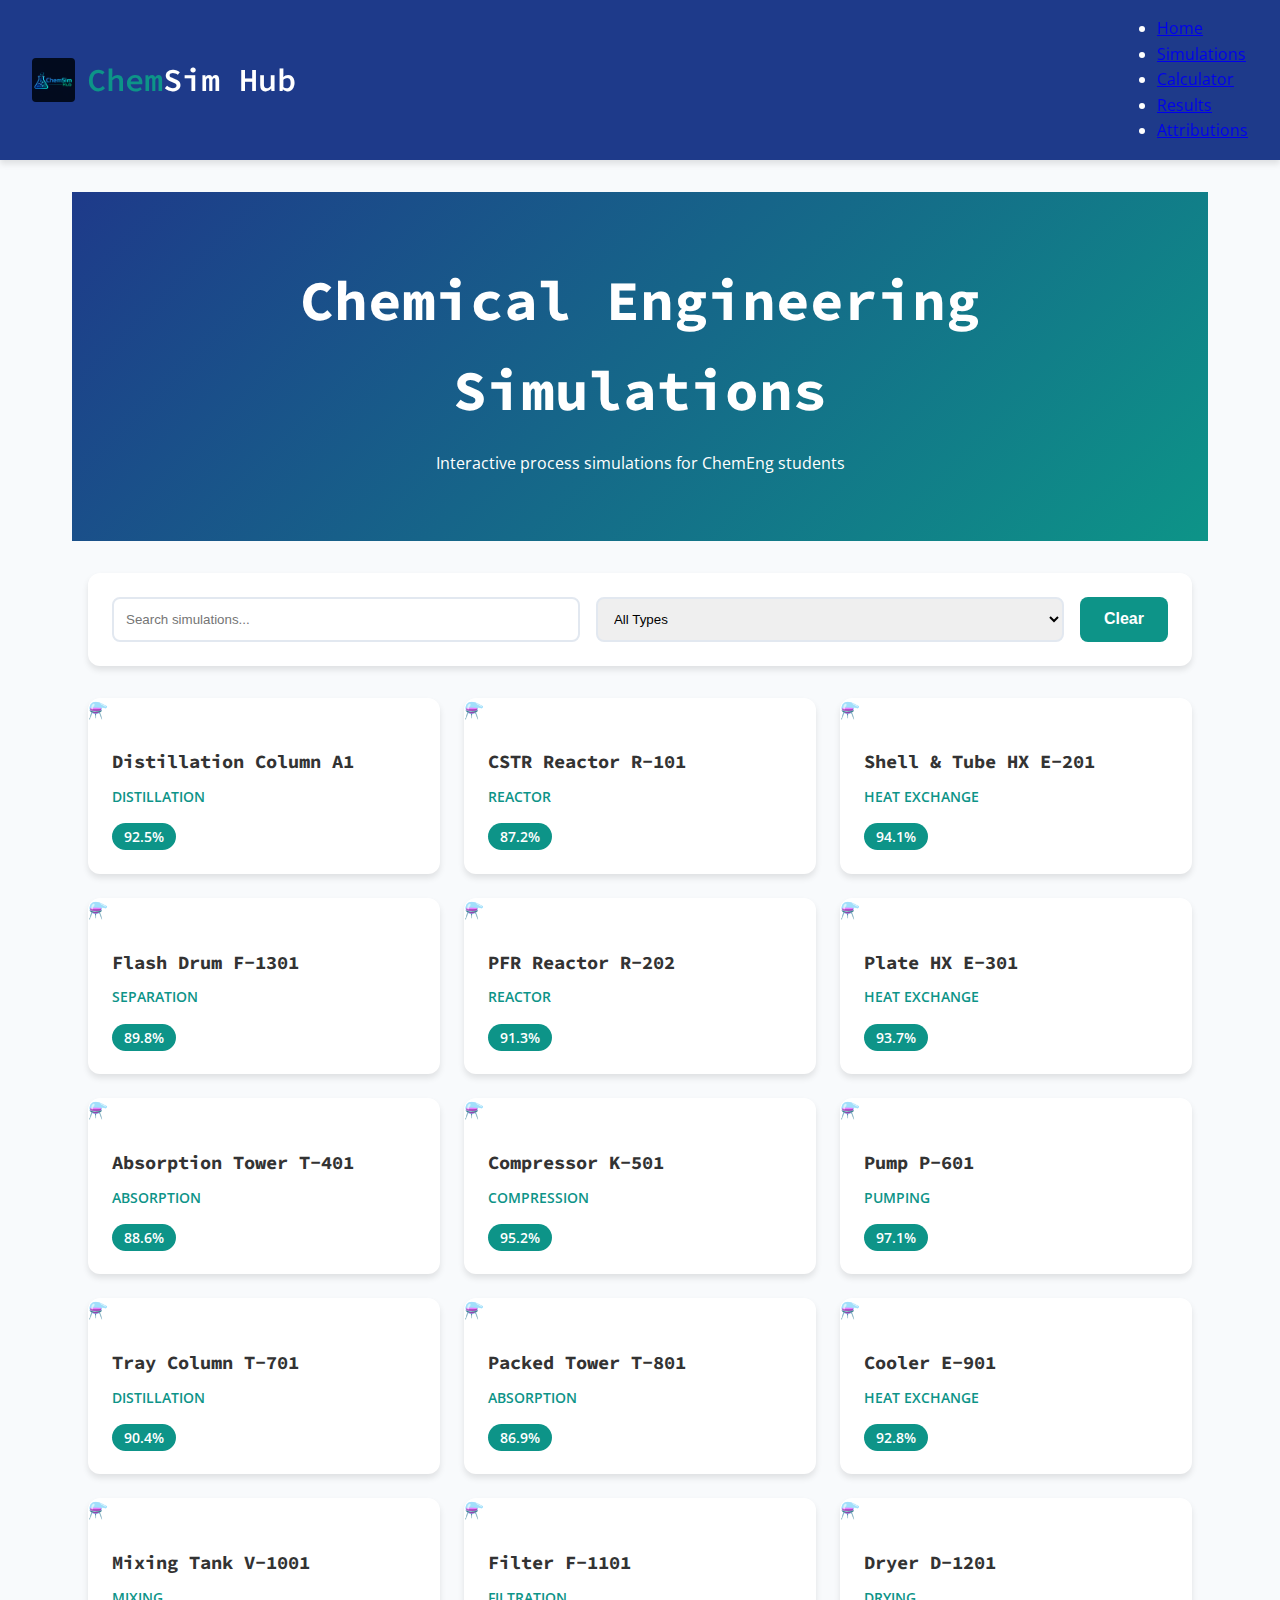
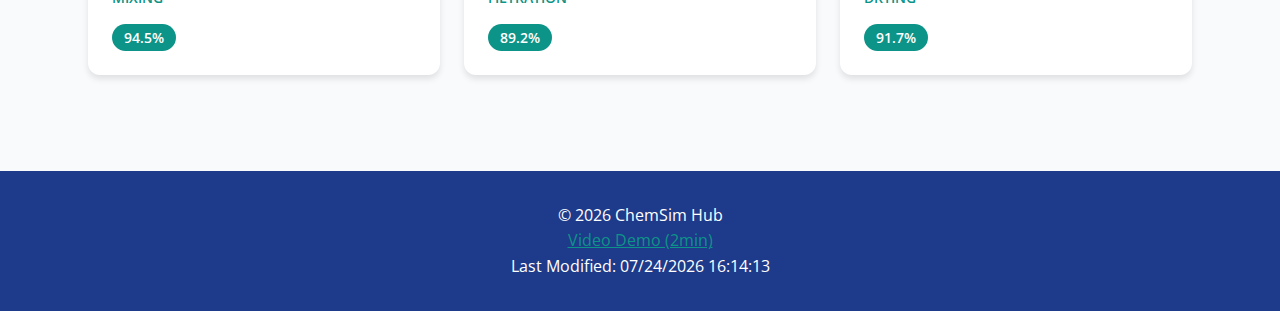
<file: finalproject/simulations.html>
<!DOCTYPE html>
<html lang="en">

<head>
    <meta charset="utf-8">
    <meta name="viewport" content="width=device-width, initial-scale=1.0">
    <meta name="description"
        content="Chemical Engineering Simulations Hub - Interactive learning platform for unit operations and process simulations.">
    <meta name="author" content="Adebimpe A.M.">
    <title>Chemical Engineering Simulations Hub</title>
    <link rel="icon" href="images/favicon.ico" type="image/x-icon">
    <link rel="stylesheet" href="styles/base.css">
    <link rel="stylesheet" href="styles/main.css">
    <script src="scripts/base.js"></script>
</head>

<body>
    <header>
        <div class="logo">
            <img src="images/logo.png" alt="ChemSim Hub Logo" class="logo-img">
            <h1><span>Chem</span>Sim Hub</h1>
        </div>
        <nav class="primary-nav">
            <ul>
                <li><a href="index.html"> Home</a></li>
                <li><a href="simulations.html"> Simulations</a></li>
                <li><a href="index.html#calculator"> Calculator</a></li>
                <li><a href="form-results.html"> Results</a></li>
                <li><a href="attributions.html"> Attributions</a></li>
            </ul>
        </nav>
    </header>

    <main>
        <section class="hero">
            <h1>Chemical Engineering Simulations</h1>
            <p>Interactive process simulations for ChemEng students</p>
        </section>

        <!-- SEARCH -->
        <div class="controls fade-in">
            <div class="search-container">
                <input type="text" id="searchInput" placeholder="Search simulations...">
                <select id="typeFilter">
                    <option value="">All Types</option>
                    <option value="distillation">Distillation</option>
                    <option value="reactor">Reactor</option>
                    <option value="heat-exchange">Heat Exchange</option>
                    <option value="separation">Separation</option>
                </select>
                <button id="clearFilter" class="btn-primary">Clear</button>
            </div>
        </div>

        <!-- SIMULATIONS GRID - POPULATED BY JS -->
        <div id="simGrid" class="card-grid">
            <!-- 15 cards should appear here -->
            <div class="loading">Loading simulations...</div>
        </div>
    </main>

    <footer>
        <p>© <span id="currentyear"></span> ChemSim Hub</p>
        <a href="https://youtu.be/98Up7ElLII0" target="_final-assignnment-video">Video Demo (2min)</a>
        <p>Last Modified: <span id="lastmod"></span></p>
    </footer>

    <script src="scripts/base.js"></script>
    <script type="module">
        // ✅ HARDCODED DATA JUST IN CASE
        const simulations = [
            { id: 1, name: "Distillation Column A1", type: "distillation", efficiency: 92.5 },
            { id: 2, name: "CSTR Reactor R-101", type: "reactor", efficiency: 87.2 },
            { id: 3, name: "Shell & Tube HX E-201", type: "heat-exchange", efficiency: 94.1 },
            { id: 4, name: "Flash Drum F-1301", type: "separation", efficiency: 89.8 },
            { id: 5, name: "PFR Reactor R-202", type: "reactor", efficiency: 91.3 },
            { id: 6, name: "Plate HX E-301", type: "heat-exchange", efficiency: 93.7 },
            { id: 7, name: "Absorption Tower T-401", type: "absorption", efficiency: 88.6 },
            { id: 8, name: "Compressor K-501", type: "compression", efficiency: 95.2 },
            { id: 9, name: "Pump P-601", type: "pumping", efficiency: 97.1 },
            { id: 10, name: "Tray Column T-701", type: "distillation", efficiency: 90.4 },
            { id: 11, name: "Packed Tower T-801", type: "absorption", efficiency: 86.9 },
            { id: 12, name: "Cooler E-901", type: "heat-exchange", efficiency: 92.8 },
            { id: 13, name: "Mixing Tank V-1001", type: "mixing", efficiency: 94.5 },
            { id: 14, name: "Filter F-1101", type: "filtration", efficiency: 89.2 },
            { id: 15, name: "Dryer D-1201", type: "drying", efficiency: 91.7 }
        ];

        document.addEventListener('DOMContentLoaded', function () {
            const simGrid = document.getElementById('simGrid');
            const searchInput = document.getElementById('searchInput');
            const typeFilter = document.getElementById('typeFilter');
            const clearBtn = document.getElementById('clearFilter');

            displaySims(simulations);
            console.log('✅ 15 simulations displayed');

            // 🔍 SEARCH
            function filterSims() {
                const term = searchInput.value.toLowerCase();
                const type = typeFilter.value;
                const filtered = simulations.filter(sim =>
                    sim.name.toLowerCase().includes(term) &&
                    (!type || sim.type === type)
                );
                displaySims(filtered);
            }

            // 🖼️ DISPLAY FUNCTION
            function displaySims(sims) {
                simGrid.innerHTML = sims.length
                    ? sims.map(sim => `
                        <article class="sim-card fade-in">
                            <div class="sim-icon">⚗️</div>
                            <div class="card-body">
                                <h3>${sim.name}</h3>
                                <p class="type">${sim.type.replace('-', ' ').toUpperCase()}</p>
                                <div class="stats">
                                    <span class="efficiency">${sim.efficiency}%</span>
                                </div>
                            </div>
                        </article>
                    `).join('')
                    : '<p class="no-results">No simulations match your search</p>';
            }

            // 🎯 EVENT LISTENERS
            if (searchInput) searchInput.addEventListener('input', filterSims);
            if (typeFilter) typeFilter.addEventListener('change', filterSims);
            if (clearBtn) clearBtn.addEventListener('click', () => {
                searchInput.value = ''; typeFilter.value = ''; displaySims(simulations);
            });
        });
    </script>

</body>

</html>
</file>
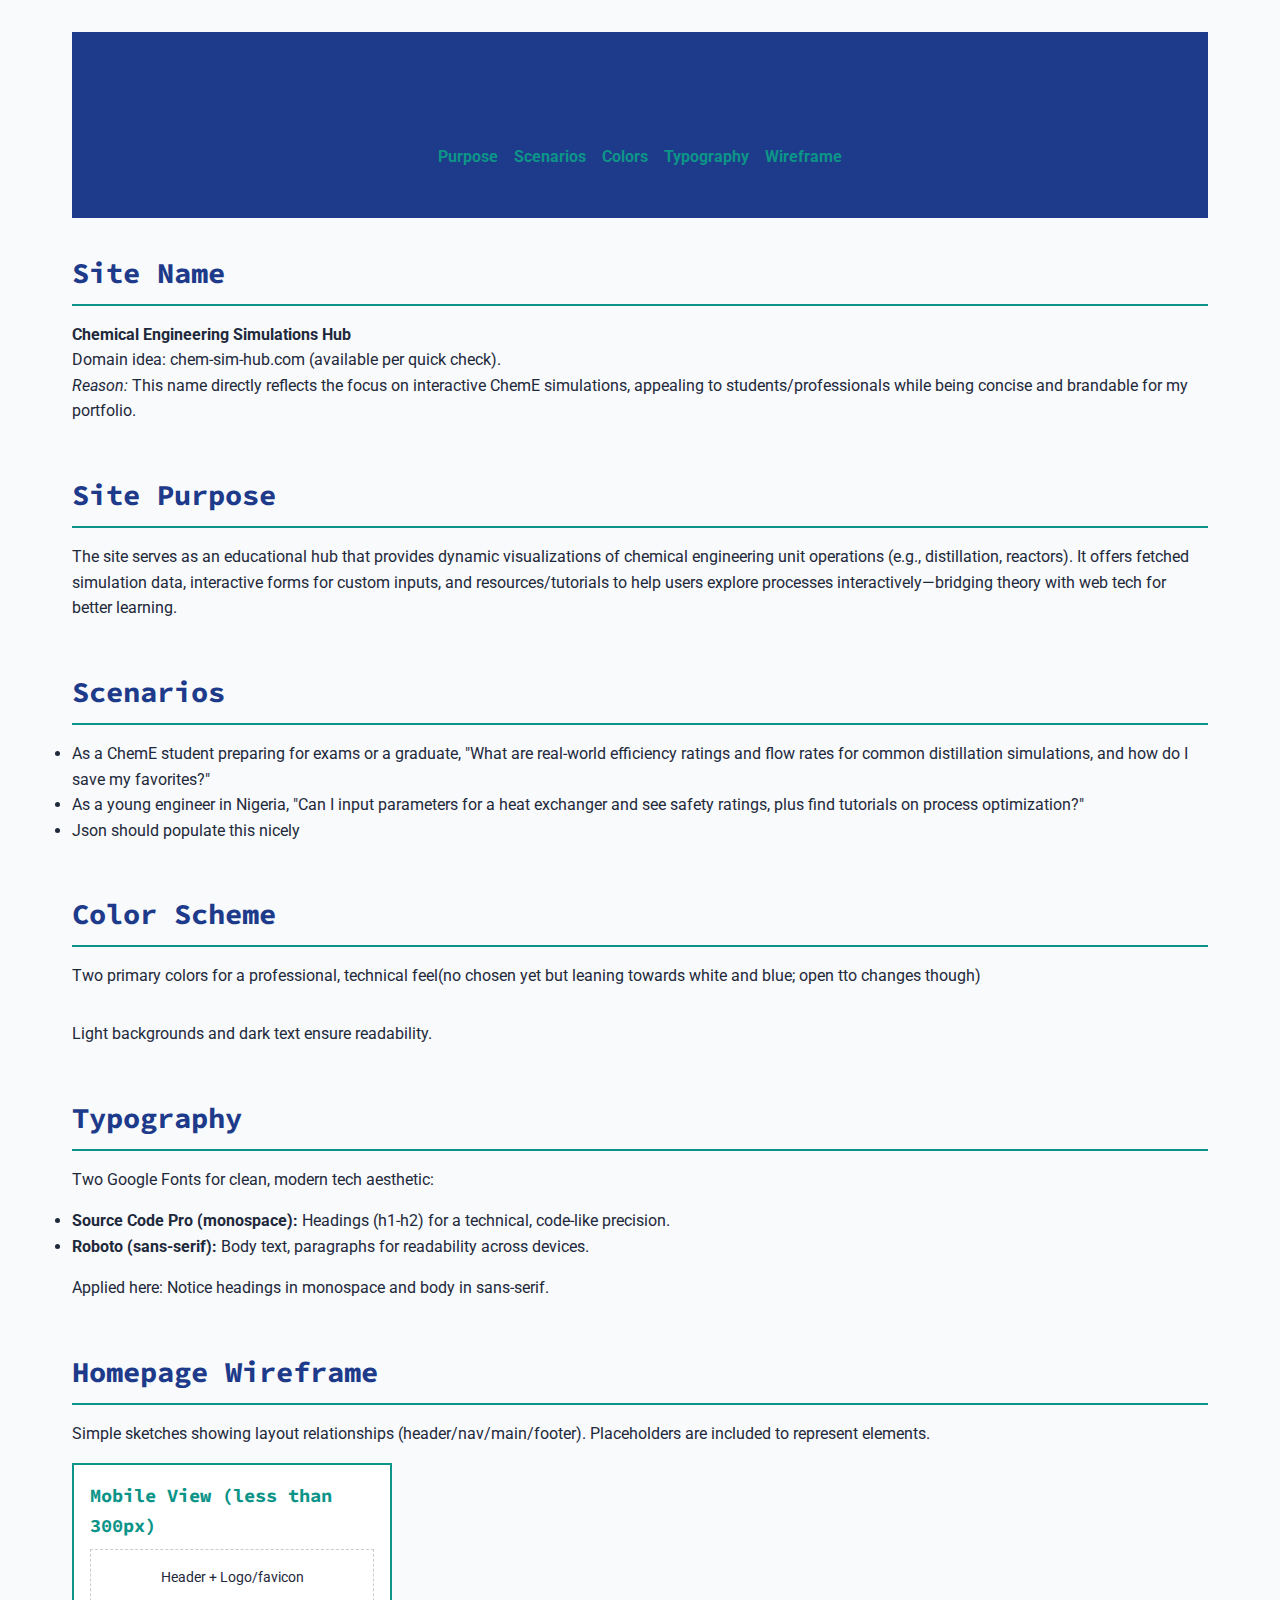
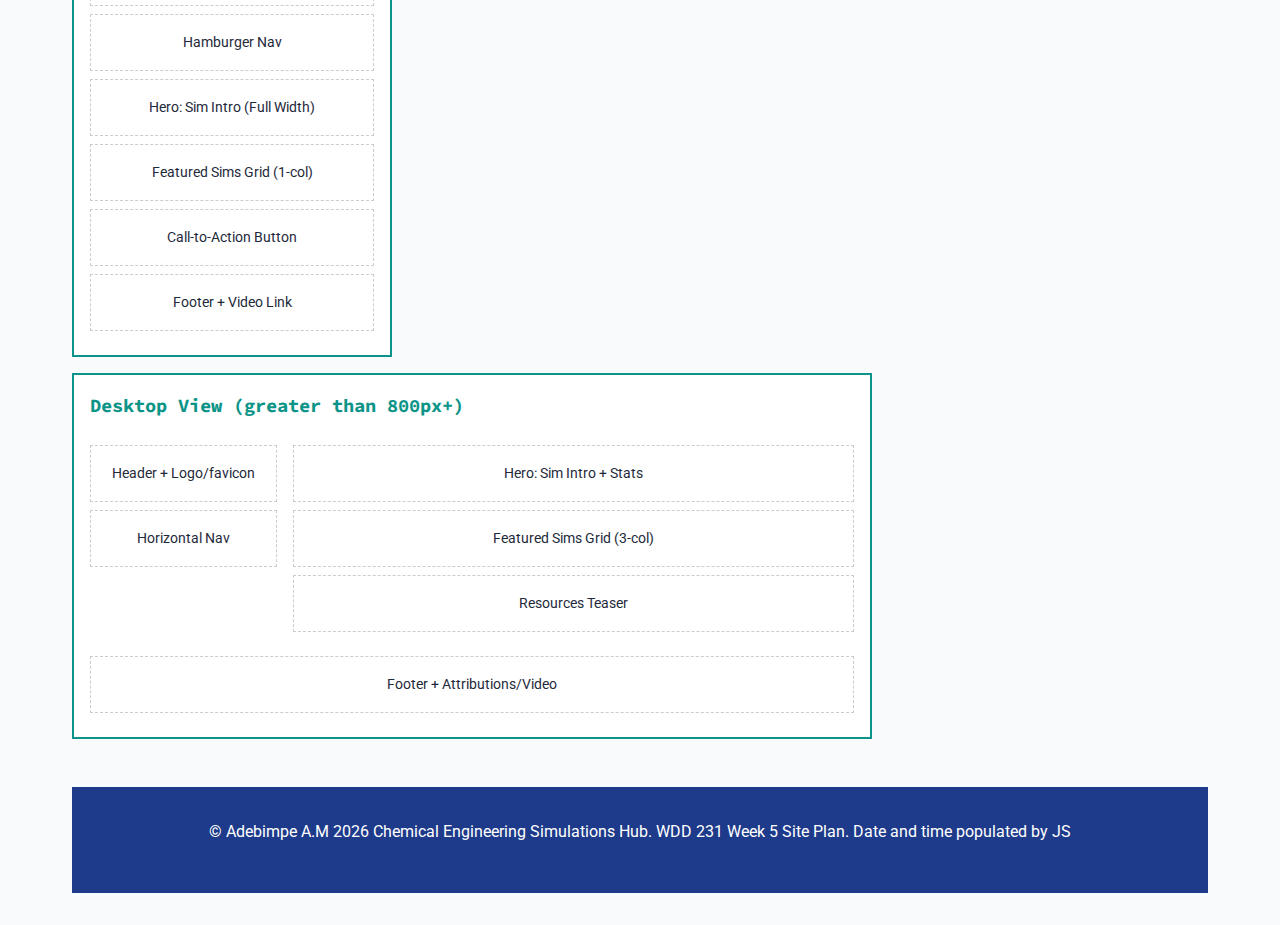
<file: Site-plan/site-plan.html>
<!DOCTYPE html>
<html lang="en">

<head>
    <meta charset="utf-8">
    <meta name="viewport" content="width=device-width, initial-scale=1.0">
    <meta name="description" content="Site plan for Chemical Engineering Simulations Hub - WDD 231 Week 5 project.">
    <meta name="author" content="Adebimpe A.M- Site plan for CHM-ENG SIM-HUB">
    <title>Chemical Engineering Simulations Hub - Site Plan</title>
    <link rel="stylesheet"
        href="https://fonts.googleapis.com/css2?family=Roboto:wght@400;700&family=Source+Code+Pro:wght@400&display=swap">
    <link rel="stylesheet" href="site-plan.css">
    <script defer="js/site-plan.js"></script>
</head>

<body>
    <header>
        <h1>Chemical Engineering Simulations Hub</h1>
        <nav>
            <ul>
                <li><a href="#purpose">Purpose</a></li>
                <li><a href="#scenarios">Scenarios</a></li>
                <li><a href="#colors">Colors</a></li>
                <li><a href="#typography">Typography</a></li>
                <li><a href="#wireframe">Wireframe</a></li>
            </ul>
        </nav>
    </header>

    <main>
        <section id="name">
            <h2>Site Name</h2>
            <p><strong>Chemical Engineering Simulations Hub</strong><br>
                Domain idea: chem-sim-hub.com (available per quick check).<br>
                <em>Reason:</em> This name directly reflects the focus on interactive ChemE simulations, appealing to
                students/professionals while being concise and brandable for my portfolio.
            </p>
        </section>

        <section id="purpose">
            <h2>Site Purpose</h2>
            <p>The site serves as an educational hub that provides dynamic visualizations of chemical engineering unit
                operations (e.g., distillation, reactors). It offers fetched simulation data, interactive forms for
                custom inputs, and resources/tutorials to help users explore processes interactively—bridging theory
                with web tech for better learning.</p>
        </section>

        <section id="scenarios">
            <h2>Scenarios</h2>
            <ul>
                <li>As a ChemE student preparing for exams or a graduate, "What are real-world efficiency ratings and flow rates for
                    common distillation simulations, and how do I save my favorites?"</li>
                <li>As a young engineer in Nigeria, "Can I input parameters for a heat exchanger and see safety ratings,
                    plus find tutorials on process optimization?"</li>
                <li>Json should populate this nicely</li>
            </ul>
        </section>

        <section id="colors">
            <h2>Color Scheme</h2>
            <p>Two primary colors for a professional, technical feel(no chosen yet but leaning towards white and blue; open tto changes though)</p>
            <div class="color-swatch" id="colorSwatch">
                <!-- JS should populate swatches -->
            </div>
            <p>Light backgrounds and dark text ensure readability.</p>
        </section>

        <section id="typography">
            <h2>Typography</h2>
            <p>Two Google Fonts for clean, modern tech aesthetic:</p>
            <ul>
                <li><strong>Source Code Pro (monospace):</strong> Headings (h1-h2) for a technical, code-like precision.
                </li>
                <li><strong>Roboto (sans-serif):</strong> Body text, paragraphs for readability across devices.</li>
            </ul>
            <p>Applied here: Notice headings in monospace and body in sans-serif.</p>
        </section>

        <section id="wireframe">
            <h2>Homepage Wireframe</h2>
            <p>Simple sketches showing layout relationships (header/nav/main/footer). Placeholders are included to represent
                elements.</p>

            <div class="wireframe mobile">
                <h3>Mobile View (less than 300px)</h3>
                <div class="wireframe-item">Header + Logo/favicon</div>
                <div class="wireframe-item">Hamburger Nav</div>
                <div class="wireframe-item">Hero: Sim Intro (Full Width)</div>
                <div class="wireframe-item">Featured Sims Grid (1-col)</div>
                <div class="wireframe-item">Call-to-Action Button</div>
                <div class="wireframe-item">Footer + Video Link</div>
            </div>

            <div class="wireframe desktop">
                <h3>Desktop View (greater than 800px+)</h3>
                <div class="desktop-layout">
                    <div class="sidebar">
                        <div class="wireframe-item">Header + Logo/favicon</div>
                        <div class="wireframe-item">Horizontal Nav</div>
                    </div>
                    <div class="main-content">
                        <div class="wireframe-item">Hero: Sim Intro + Stats</div>
                        <div class="wireframe-item">Featured Sims Grid (3-col)</div>
                        <div class="wireframe-item">Resources Teaser</div>
                    </div>
                </div>
                <div class="wireframe-item full-width">Footer + Attributions/Video</div>
            </div>
        </section>
    </main>

    <footer>
        <p>&copy; Adebimpe A.M 2026 Chemical Engineering Simulations Hub. WDD 231 Week 5 Site Plan.
                    Date and time populated by JS
        </p>
    </footer>

</body>

</html>
</file>
<file: chamber/styles/large.css>
@media (min-width: 56.25em) {
    .members-grid {
        grid-template-columns: repeat(auto-fit, minmax(350px, 1fr))
    }

    .view-toggle button {
        flex: none
    }

    header nav {
        max-width: 1200px;
        margin: 0 auto;
        display: flex;
        justify-content: space-between;
        align-items: center
    }
}
</file>
<file: styles/prophets.css>
body {
    font-family: Arial, sans-serif;
    max-width: 1200px;
    margin: 0 auto;
    padding: 20px;
}

header h1 {
    text-align: center;
    color: #2c5aa0;
}

#cards {
    display: grid;
    grid-template-columns: repeat(auto-fit, minmax(340px, 1fr));
    gap: 20px;
    margin-top: 20px;
}

section {
    border: 1px solid #ccc;
    border-radius: 8px;
    padding: 15px;
    text-align: center;
    box-shadow: 0 2px 5px rgba(0, 0, 0, 0.1);
}

h2 {
    margin: 10px 0;
    color: #333;
}

img {
    max-width: 100%;
    height: auto;
    border-radius: 4px;
}

footer {
    text-align: center;
    margin-top: 40px;
    font-size: 0.9em;
    color: #666;
}
</file>
<file: finalproject/styles/base.css>
:root {
    --primary-blue: #1e3a8a;
    --accent-teal: #0d9488;
    --light-bg: #f8fafc;
    --text-dark: #1e293b;
    --white: #ffffff;
}

* {
    margin: 0;
    padding: 0;
    box-sizing: border-box;
}

body {
    font-family: 'Roboto', sans-serif;
    line-height: 1.6;
    color: var(--text-dark);
    background: var(--light-bg);
}

header {
    background: var(--primary-blue);
    color: white;
    padding: 1rem 2rem;
    position: sticky;
    top: 0;
    z-index: 100;
    display: flex;
    justify-content: space-between;
    align-items: center;
}

.logo {
    font-family: 'Source Code Pro', monospace;
    font-size: 1.5rem;
    font-weight: bold;
}

.nav li {
    display: flex;
    list-style: none;
    gap: 2rem;
    color: white;
}

.nav a {
    color: white;
    text-decoration: none;
    font-weight: 500;
    padding: 0.5rem 1rem;
    border-radius: 4px;
    transition: background 0.3s;
}

.nav a:hover,
.nav a.active {
    background: var(--accent-teal);
}

main {
    min-height: 80vh;
    padding: 2rem;
    max-width: 1200px;
    margin: 0 auto;
}

footer {
    background: var(--primary-blue);
    color: white;
    text-align: center;
    padding: 2rem;
}

footer a {
    color: var(--accent-teal);
}

/* Mobile */
@media (max-width: 768px) {
    .menu-toggle {
        display: block;
    }

    .nav {
        position: fixed;
        top: 70px;
        left: 0;
        width: 100%;
        background: var(--primary-blue);
        transform: translateX(-100%);
        transition: transform 0.3s;
    }

    .nav.open {
        transform: translateX(0);
    }

    .nav ul {
        flex-direction: column;
        padding: 1rem;
    }
}

img {
    max-width: 100%;
    height: auto;
}
</file>
<file: finalproject/styles/main.css>
@import url('https://fonts.googleapis.com/css2?family=Source+Code+Pro:wght@400;600&family=Open+Sans:wght@400;600&display=swap');

* {
    margin: 0;
    padding: 0;
    box-sizing: border-box;
}

:root {
    --primary-blue: #1e3a8a;
    --accent-teal: #0d9488;
    --light-bg: #f8fafc;
    --card-shadow: 0 4px 6px rgba(0, 0, 0, 0.1);
    --border-radius: 12px;
    --transition: all 0.3s ease;
}

body {
    font-family: 'Open Sans', sans-serif;
    line-height: 1.6;
    color: #333;
    background: var(--light-bg);
}

/* HEADER */
header {
    background: var(--primary-blue);
    color: white;
    padding: 1rem 2rem;
    box-shadow: var(--card-shadow);
    position: sticky;
    top: 0;
    z-index: 100;
}

/* LOGO CONTAINER */
.logo {
    display: flex;
    align-items: center;
    gap: 0.75rem;
    /* Space between text and image */
}

/* H1 TEXT (keep existing styling) */
.logo h1 {
    font-family: 'Source Code Pro', monospace;
    font-size: clamp(1.5rem, 4vw, 2rem);
    font-weight: 600;
    margin: 0;
    /* Remove default margins */
    line-height: 1;
}

.logo h1 span {
    color: var(--accent-teal);
}

/* LOGO IMAGE */
.logo-img {
    height: 2.2rem;
    /* Matches h1 height perfectly */
    width: auto;
    border-radius: 4px;
    transition: all 0.3s ease;
    flex-shrink: 0;
    /* Prevents squishing on mobile */
}

/* HOVER EFFECT */
.logo:hover .logo-img {
    transform: scale(1.05);
    filter: drop-shadow(0 2px 4px rgba(13, 148, 136, 0.3));
}

/* RESPONSIVE SIZING */
@media (min-width: 32.5em) {
    .logo-img {
        height: 2.5rem;
    }

    .logo h1 {
        font-size: 1.8rem;
    }
}

@media (min-width: 64em) {
    .logo-img {
        height: 2.8rem;
    }

    .logo h1 {
        font-size: 2rem;
    }
}

/* MOBILE MENU*/
@media (max-width: 768px) {
    .menu-toggle {
        display: block !important;
        background: none;
        border: none;
        color: white;
        font-size: 1.8rem;
        cursor: pointer;
        padding: 0.5rem;
        z-index: 101;
    }

    .primary-nav .nav {
        display: none;
        position: absolute;
        top: 100%;
        left: 0;
        width: 100%;
        background: var(--primary-blue);
        flex-direction: column;
        padding: 1rem 0;
        box-shadow: var(--card-shadow);
    }

    .primary-nav .nav.active {
        display: flex;
    }

    .primary-nav .nav li {
        width: 100%;
        text-align: center;
        padding: 0.5rem 0;
        border-bottom: 1px solid rgba(255, 255, 255, 0.1);
        color: white;
    }

    .primary-nav .nav li:last-child {
        border-bottom: none;
    }
}

/* NAVIGATION */
.primary-nav {
    display: flex;
    justify-content: space-between;
    align-items: center;
}

.menu-toggle {
    display: none;
    background: none;
    border: none;
    color: white;
    font-size: 1.5rem;
    cursor: pointer;
}

.nav {
    display: flex;
    list-style: none;
    gap: 2rem;
}

.nav a {
    color: white;
    text-decoration: none;
    font-weight: 500;
    transition: var(--transition);
}

.nav a:hover {
    color: var(--accent-teal);
}

/* HERO SECTIONS */
.hero {
    background: linear-gradient(135deg, var(--primary-blue), var(--accent-teal));
    color: white;
    text-align: center;
    padding: 4rem 2rem;
    margin-bottom: 2rem;
}

.hero h1 {
    font-family: 'Source Code Pro', monospace;
    font-size: clamp(2rem, 5vw, 3.5rem);
    margin-bottom: 1rem;
}

/* CARDS & GRID */
.card-grid {
    display: grid;
    grid-template-columns: repeat(auto-fit, minmax(280px, 1fr));
    gap: 1.5rem;
    padding: 0 1rem;
    max-width: 1200px;
    margin: 0 auto;
}

.sim-card,
.calc-card {
    background: white;
    border-radius: var(--border-radius);
    box-shadow: var(--card-shadow);
    overflow: hidden;
    transition: var(--transition);
}

.sim-card:hover {
    transform: translateY(-5px);
    box-shadow: 0 10px 25px rgba(0, 0, 0, 0.15);
}

/* CALCULATOR FORM */
.calculator {
    max-width: 600px;
    margin: 2rem auto;
    padding: 2rem;
    background: white;
    border-radius: var(--border-radius);
    box-shadow: var(--card-shadow);
}

.form-group {
    margin-bottom: 1.5rem;
}

.form-group label {
    display: block;
    margin-bottom: 0.5rem;
    font-weight: 600;
    color: var(--primary-blue);
}

.form-group input,
.form-group select {
    width: 100%;
    padding: 0.75rem;
    border: 2px solid #e2e8f0;
    border-radius: 8px;
    font-size: 1rem;
    transition: var(--transition);
}

.form-group input:focus,
.form-group select:focus {
    outline: none;
    border-color: var(--accent-teal);
    box-shadow: 0 0 0 3px rgba(13, 148, 136, 0.1);
}

/* BUTTONS */
.btn-primary {
    background: var(--accent-teal);
    color: white;
    padding: 0.75rem 1.5rem;
    border: none;
    border-radius: 8px;
    font-size: 1rem;
    font-weight: 600;
    cursor: pointer;
    transition: var(--transition);
    display: inline-block;
    text-decoration: none;
}

.btn-primary:hover {
    background: #0f766e;
    transform: translateY(-1px);
}

/* RESULTS */
.results {
    background: white;
    padding: 2rem;
    border-radius: var(--border-radius);
    box-shadow: var(--card-shadow);
    margin: 2rem 0;
}

.result-item {
    display: grid;
    grid-template-columns: 1fr auto;
    gap: 1rem;
    padding: 1rem;
    border-bottom: 1px solid #e2e8f0;
}

.result-item:last-child {
    border-bottom: none;
}

/* MODAL */
.modal {
    display: none;
    position: fixed;
    top: 0;
    left: 0;
    width: 100%;
    height: 100%;
    background: rgba(0, 0, 0, 0.8);
    z-index: 1000;
    opacity: 0;
    transition: opacity 0.3s;
}

.modal.active {
    display: flex;
    align-items: center;
    justify-content: center;
    opacity: 1;
}

.modal-content {
    background: white;
    max-width: 90%;
    max-height: 90%;
    border-radius: var(--border-radius);
    padding: 2rem;
    position: relative;
    animation: modalSlideIn 0.3s ease;
}

@keyframes modalSlideIn {
    from {
        transform: scale(0.8);
        opacity: 0;
    }

    to {
        transform: scale(1);
        opacity: 1;
    }
}

.close-modal {
    position: absolute;
    top: 1rem;
    right: 1rem;
    font-size: 2rem;
    cursor: pointer;
    color: #666;
}

/* FOOTER */
footer {
    background: var(--primary-blue);
    color: white;
    text-align: center;
    padding: 2rem;
    margin-top: 4rem;
}

/* RESPONSIVE */
@media (max-width: 768px) {
    .menu-toggle {
        display: block;
    }

    .nav {
        display: none;
        position: absolute;
        top: 100%;
        left: 0;
        width: 100%;
        background: var(--primary-blue);
        flex-direction: column;
        padding: 1rem;
    }

    .nav.active {
        display: flex;
    }
}

/* ANIMATIONS */
@keyframes fadeInUp {
    from {
        opacity: 0;
        transform: translateY(30px);
    }

    to {
        opacity: 1;
        transform: translateY(0);
    }
}

.fade-in {
    animation: fadeInUp 0.6s ease forwards;
}

/* SEARCH CONTROLS */
.controls {
    max-width: 1200px;
    margin: 0 auto 2rem;
    padding: 0 1rem;
}

.search-container {
    display: flex;
    gap: 1rem;
    flex-wrap: wrap;
    background: white;
    padding: 1.5rem;
    border-radius: var(--border-radius);
    box-shadow: var(--card-shadow);
}

#searchInput,
#typeFilter {
    flex: 1;
    min-width: 200px;
    padding: 0.75rem;
    border: 2px solid #e2e8f0;
    border-radius: 8px;
}

.loading,
.no-results {
    grid-column: 1 / -1;
    text-align: center;
    padding: 3rem;
    font-size: 1.2rem;
    color: #666;
}

.sim-card {
    display: flex;
    flex-direction: column;
}

.sim-card img {
    width: 100%;
    height: 200px;
    object-fit: cover;
}

.card-body {
    padding: 1.5rem;
    flex-grow: 1;
    display: flex;
    flex-direction: column;
}

.card-body h3 {
    font-family: 'Source Code Pro', monospace;
    margin-bottom: 0.5rem;
}

.type {
    color: var(--accent-teal);
    font-size: 0.9rem;
    text-transform: uppercase;
    font-weight: 600;
    margin-bottom: 1rem;
}

.efficiency {
    background: var(--accent-teal);
    color: white;
    padding: 0.25rem 0.75rem;
    border-radius: 20px;
    font-size: 0.9rem;
    font-weight: 600;
    align-self: flex-start;
}
</file>
<file: Site-plan/site-plan.css>
:root {
    --primary-blue: #1e3a8a;
    --accent-teal: #0d9488;
    --light-bg: #f8fafc;
    --text-dark: #1e293b;
}

* {
    margin: 0;
    padding: 0;
    box-sizing: border-box;
}

body {
    font-family: 'Roboto', sans-serif;
    line-height: 1.6;
    color: var(--text-dark);
    background-color: var(--light-bg);
    max-width: 1200px;
    margin: 0 auto;
    padding: 2rem;
}

header {
    background-color: var(--primary-blue);
    color: white;
    padding: 2rem;
    text-align: center;
    margin-bottom: 2rem;
}

h1,
h2 {
    font-family: 'Source Code Pro', monospace;
    color: var(--primary-blue);
}

h1 {
    font-size: 2.5rem;
    margin-bottom: 0.5rem;
}

h2 {
    font-size: 1.8rem;
    margin: 2rem 0 1rem;
    border-bottom: 2px solid var(--accent-teal);
    padding-bottom: 0.5rem;
}

h3 {
    font-family: 'Source Code Pro', monospace;
    color: var(--accent-teal);
}

p,
ul {
    margin-bottom: 1rem;
}

section {
    margin-bottom: 3rem;
}

.color-swatch {
    display: flex;
    gap: 1rem;
    margin: 1rem 0;
    flex-wrap: wrap;
}

.swatch {
    width: 100px;
    height: 100px;
    display: flex;
    align-items: center;
    justify-content: center;
    color: white;
    font-weight: bold;
    border: 2px solid #ccc;
    border-radius: 8px;
    transition: transform 0.3s ease;
}

.swatch:hover {
    transform: scale(1.05);
}

.wireframe {
    border: 2px solid var(--accent-teal);
    padding: 1rem;
    margin: 1rem 0;
    background: white;
}

.wireframe.mobile {
    max-width: 320px;
}

.wireframe.desktop {
    max-width: 800px;
}

.wireframe-item {
    border: 1px dashed #ccc;
    margin: 0.5rem 0;
    padding: 1rem;
    text-align: center;
    font-size: 0.9rem;
}

nav ul {
    list-style: none;
    display: flex;
    gap: 1rem;
    justify-content: center;
    margin-top: 1rem;
    flex-wrap: wrap;
}

nav a {
    color: var(--accent-teal);
    text-decoration: none;
    font-weight: bold;
    transition: color 0.3s;
}

nav a:hover {
    color: white;
}

.desktop-layout {
    display: flex;
    gap: 1rem;
    margin: 1rem 0;
}

.sidebar {
    flex: 1;
}

.main-content {
    flex: 3;
}

.full-width {
    width: 100%;
}

footer {
    text-align: center;
    padding: 2rem;
    background: var(--primary-blue);
    color: white;
    margin-top: 3rem;
}

footer a {
    color: var(--accent-teal);
    text-decoration: none;
    font-weight: bold;
}

@media (max-width: 768px) {
    body {
        padding: 1rem;
    }

    h1 {
        font-size: 2rem;
    }

    .desktop-layout {
        flex-direction: column;
    }
}
</file>
<file: chamber/styles/small.css>
/* CSS Reset & Base Styles */
* {
    margin: 0;
    padding: 0;
    box-sizing: border-box;
}

body {
    font-family: -apple-system, BlinkMacSystemFont, 'Segoe UI', Roboto, sans-serif;
    line-height: 1.6;
    color: #333;
}

/* HEADER - Consistent across all pages */
header {
    background: #0066cc;
    color: white;
    padding: 1rem;
    position: sticky;
    top: 0;
    z-index: 100;
}

.header-container {
    max-width: 1200px;
    margin: 0 auto;
    display: flex;
    justify-content: space-between;
    align-items: center;
}

.logo {
    font-size: 1.5rem;
    font-weight: bold;
    display: flex;
    align-items: center;
    gap: 0.5rem;
}

.menu-toggle {
    display: block;
    background: none;
    border: none;
    color: white;
    font-size: 1.5rem;
    cursor: pointer;
}

.nav-menu {
    display: none;
    flex-direction: column;
    background: #0066cc;
    gap: 1rem;
    padding: 1rem;
    position: absolute;
    top: 100%;
    left: 0;
    right: 0;
}

.nav-menu.active {
    display: flex;
}

.nav-menu a {
    color: white;
    text-decoration: none;
    padding: 0.5rem;
    border-radius: 4px;
    transition: background 0.2s;
}

.nav-menu a:hover,
.nav-menu a.active {
    background: rgba(255, 255, 255, 0.2);
}

main {
    padding: 2rem 1rem;
    min-height: calc(100vh - 200px);
}

.container {
    max-width: 1200px;
    margin: 0 auto;
}

/* HERO SECTION - Home page only */
.hero {
    position: relative;
    height: 60vh;
    min-height: 400px;
    background: linear-gradient(135deg, rgba(0, 102, 204, 0.9), rgba(0, 102, 204, 0.7)),
        url('data:image/svg+xml,<svg xmlns="http://www.w3.org/2000/svg" viewBox="0 0 1200 600"><rect fill="%23e3f2fd" width="1200" height="600"/><path fill="%23bbdefb" opacity="0.8" d="M0 300Q400 100 800 250T1200 350Q900 450 600 400T0 300Z"/><circle fill="%2397cbff" cx="300" cy="200" r="60"/><circle fill="%2369b3ff" cx="900" cy="400" r="50"/></svg>');
    background-size: cover;
    display: flex;
    align-items: center;
    justify-content: center;
    text-align: center;
    color: white;
    margin-bottom: 2rem;
    border-radius: 12px;
    overflow: hidden;
}

.hero-content h1 {
    font-size: clamp(2rem, 5vw, 3.5rem);
    font-weight: bold;
    margin-bottom: 1rem;
}

.hero-content p {
    font-size: 1.25rem;
    margin-bottom: 2rem;
}

.cta-button {
    display: inline-block;
    background: #ff6b35;
    color: white;
    padding: 1rem 2rem;
    font-weight: bold;
    text-decoration: none;
    border-radius: 50px;
    box-shadow: 0 4px 12px rgba(255, 107, 53, 0.4);
    transition: all 0.3s;
}

.cta-button:hover {
    background: #e55a2b;
    transform: translateY(-2px);
}

/* EVENTS SECTION - Home page */
.events-grid {
    display: grid;
    gap: 1.5rem;
    margin-top: 2rem;
}

.event-card {
    padding: 1.5rem;
    border: 1px solid #ddd;
    border-radius: 8px;
    background: white;
    box-shadow: 0 2px 8px rgba(0, 0, 0, 0.1);
}

.event-card h3 {
    color: #0066cc;
    margin-bottom: 0.5rem;
}

/* WEATHER SECTION - Home page */
.weather-section {
    background: linear-gradient(135deg, #667eea 0%, #764ba2 100%);
    color: white;
    padding: 2rem;
    border-radius: 12px;
    margin: 2rem 0;
    text-align: center;
}

.weather-container {
    display: grid;
    gap: 2rem;
}

.current-weather {
    display: flex;
    justify-content: center;
    align-items: center;
    gap: 2rem;
    flex-wrap: wrap;
}

.weather-icon {
    font-size: 4rem;
}

.weather-temp {
    font-size: 3rem;
    font-weight: bold;
}

.forecast-grid {
    display: grid;
    grid-template-columns: repeat(auto-fit, minmax(120px, 1fr));
    gap: 1rem;
}

.forecast-day {
    background: rgba(255, 255, 255, 0.2);
    padding: 1rem;
    border-radius: 8px;
}

/* SPOTLIGHTS SECTION - Home page */
.spotlights-grid {
    display: grid;
    grid-template-columns: repeat(auto-fit, minmax(300px, 1fr));
    gap: 1.5rem;
    margin-top: 2rem;
}

.spotlight-card {
    padding: 1.5rem;
    border: 1px solid #ddd;
    border-radius: 8px;
    background: white;
    box-shadow: 0 2px 8px rgba(0, 0, 0, 0.1);
}

.spotlight-level {
    padding: 0.25rem 0.75rem;
    border-radius: 20px;
    font-size: 0.875rem;
    font-weight: bold;
    display: inline-block;
    margin-bottom: 1rem;
}

.level-gold {
    background: gold;
    color: #333;
}

.level-silver {
    background: silver;
    color: #333;
}

/* DIRECTORY PAGE STYLES - Kept intact */
.view-toggle {
    display: flex;
    gap: 1rem;
    justify-content: center;
    margin: 2rem 0;
}

.view-toggle button {
    padding: 0.75rem 1.5rem;
    flex: 1;
    max-width: 150px;
    border: 1px solid #0066cc;
    background: white;
    color: #0066cc;
    border-radius: 6px;
    cursor: pointer;
    transition: all 0.2s;
}

.view-toggle button.active,
.view-toggle button:hover {
    background: #0066cc;
    color: white;
}

.members-grid,
.spotlights-grid {
    display: grid;
    gap: 1.5rem;
}

.member-card,
.spotlight-card {
    padding: 1.5rem;
    border: 1px solid #ddd;
    border-radius: 8px;
    background: white;
    box-shadow: 0 2px 8px rgba(0, 0, 0, 0.1);
}

.member-image {
    width: 100%;
    height: 200px;
    object-fit: cover;
    border-radius: 4px;
    margin-bottom: 1rem;
}

.member-level {
    padding: 0.25rem 0.75rem;
    border-radius: 20px;
    font-size: 0.875rem;
    font-weight: bold;
    display: inline-block;
}

.member-1 {
    background: gold;
    color: #333;
}

.member-2 {
    background: silver;
    color: #333;
}

.member-3 {
    background: #0066cc;
    color: white;
}

.member-list {
    padding: 1rem;
    border-left: 4px solid #0066cc;
    background: #f8f9fa;
}

/* LIST VIEW - Directory page */
.list-view .member-card {
    display: flex !important;
    flex-direction: column;
    gap: 0.5rem;
}

.list-view .member-image {
    display: none;
}

.list-view .member-card {
    border-left: 4px solid #0066cc;
    background: #f8f9fa;
    padding: 1rem;
}

/* FOOTER - Consistent across all pages */
footer {
    background: #333;
    color: white;
    padding: 2rem 1rem;
    text-align: center;
    margin-top: 4rem;
}

.footer-container {
    max-width: 1200px;
    margin: 0 auto;
    display: flex;
    flex-direction: column;
    gap: 1rem;
}

.footer p {
    margin: 0;
}

/* RESPONSIVE DESIGN */
@media (min-width: 32.5em) {
    .nav-menu {
        display: flex;
        flex-direction: row;
        position: static;
        background: transparent;
        padding: 0;
        gap: 2rem;
    }

    .menu-toggle {
        display: none;
    }

    .header-container {
        padding: 0 2rem;
    }

    main {
        padding: 3rem 2rem;
    }
}

@media (max-width: 480px) {
    .current-weather {
        flex-direction: column;
        text-align: center;
    }

    .weather-temp {
        font-size: 2rem;
    }
}
</file>
